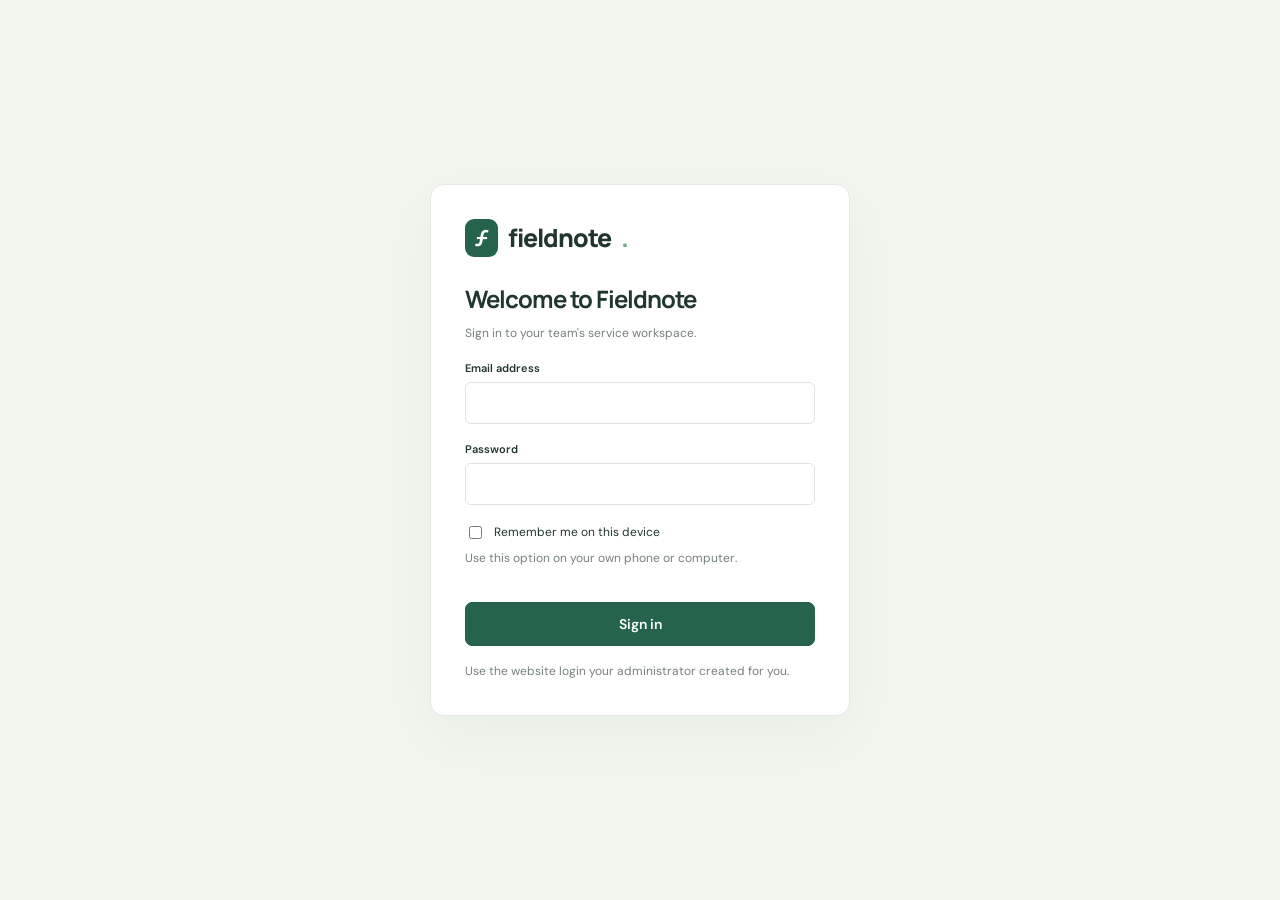
<file: cloudflare/index.html>
<!doctype html><html lang="en"><head><meta charset="utf-8"><meta name="viewport" content="width=device-width,initial-scale=1"><title>Fieldnote · Field service workspace</title><style>
@import url('https://fonts.googleapis.com/css2?family=DM+Sans:wght@400;500;600;700&family=Manrope:wght@400;500;600;700;800&display=swap');
:root{--green:#25634d;--ink:#20362e;--muted:#76817b;--line:#e5e9e5}*{box-sizing:border-box}body{margin:0;background:#f7f8f5;color:var(--ink);font:14px 'DM Sans',sans-serif}button,input,select,textarea{font:inherit}button{cursor:pointer}button:focus-visible,a:focus-visible{outline:3px solid #8ac3aa;outline-offset:3px}.shell{display:flex;min-height:100vh}aside{width:238px;background:#fff;border-right:1px solid var(--line);padding:34px 22px;display:flex;flex-direction:column;position:fixed;inset:0 auto 0 0}.brand{font:800 25px Manrope,sans-serif;letter-spacing:-1px;margin-bottom:43px;display:flex;align-items:center;gap:10px}.brand b{background:var(--green);color:white;border-radius:9px;padding:4px 9px;font-size:22px}.label{font-size:10px;letter-spacing:1.5px;color:#9aA39b;font-weight:700;margin:16px 12px}.nav{border:0;background:none;color:#68776f;padding:13px 14px;text-align:left;border-radius:7px;margin:3px 0;display:flex;gap:13px;align-items:center}.nav.active{background:#eaf2ec;color:var(--green);font-weight:700}.bottom{margin-top:auto;background:#f7f8f5;padding:17px;border-radius:10px;font-size:12px;line-height:1.7}.bottom strong{display:block;color:var(--green)}main{margin-left:238px;width:calc(100% - 238px)}header{height:83px;background:#fff;border-bottom:1px solid var(--line);display:flex;justify-content:space-between;align-items:center;padding:0 42px;color:#849088;font-size:12px}.profile{display:flex;gap:10px;align-items:center;color:var(--ink)}.avatar{width:33px;height:33px;border-radius:50%;background:#e8eddf;display:grid;place-items:center;font-weight:700}article{max-width:1450px;margin:auto;padding:39px 42px}.eyebrow{text-transform:uppercase;font-size:10px;letter-spacing:1.8px;font-weight:700;color:var(--green)}.heading{display:flex;justify-content:space-between;align-items:center;margin:8px 0 29px}h1{font:700 30px Manrope,sans-serif;letter-spacing:-1px;margin:0 0 9px}p{color:var(--muted);margin:0;line-height:1.6}.primary,.secondary{padding:12px 18px;border-radius:7px;border:1px solid var(--green);background:var(--green);color:white;font-weight:600;display:inline-flex;gap:9px;align-items:center}.secondary{background:white;color:var(--ink);border-color:var(--line)}.stats{display:grid;grid-template-columns:repeat(4,1fr);gap:18px;margin-bottom:28px}.stat{background:white;border:1px solid var(--line);border-radius:10px;padding:21px}.stat-top{display:flex;justify-content:space-between;color:#748078;font-size:12px}.icon{color:var(--green);background:#edf4ec;border-radius:7px;padding:7px;font-size:16px}.number{font:700 31px Manrope,sans-serif;margin:10px 0 5px}.stat small{font-size:11px;color:#8c968f}.panel{background:white;border:1px solid var(--line);border-radius:10px;overflow:hidden}.panel-head{display:flex;justify-content:space-between;padding:24px 25px;border-bottom:1px solid var(--line);align-items:center}h2{font:700 17px Manrope,sans-serif;margin:0 0 5px}.panel-head p{font-size:12px}.tools{display:flex;gap:10px;padding:20px 25px}.search{flex:1;position:relative}.search input{width:100%;padding:11px 14px;border:1px solid var(--line);border-radius:6px;background:#fafbf9}.tools select{border:1px solid var(--line);border-radius:6px;padding:10px;background:white;color:#64736b}table{border-collapse:collapse;width:100%;text-align:left}th{background:#f8faf7;color:#839087;text-transform:uppercase;letter-spacing:.7px;font-size:9px;padding:14px 24px;font-weight:600}td{padding:19px 24px;border-bottom:1px solid #eef1ed;font-size:12px}td strong{display:block;font-size:13px;margin-bottom:4px}td small{color:#929c95;font-size:11px}.badge{font-size:10px;border-radius:5px;padding:5px 9px;display:inline-block;background:#edf5ed;color:#3d7951;white-space:nowrap}.badge.progress{background:#fdf2dd;color:#a38032}.badge.follow{background:#edf1fb;color:#647aaa}.row{cursor:pointer}.row:hover{background:#fafcf9}.empty{text-align:center;padding:62px 20px}.empty .big{font-size:32px;color:var(--green);margin-bottom:15px}.empty h2{font-size:19px}.empty button{margin-top:20px}.foot{padding:16px 25px;color:#95a096;font-size:11px;display:flex;justify-content:space-between}.note{margin-top:25px;display:flex;gap:13px;align-items:center;padding:19px 23px;background:#edf2e9;border:1px solid #e4ebdd;border-radius:9px}.note b{display:block;font-size:12px;margin-bottom:3px}.note p{font-size:11px}.modal{position:fixed;inset:0;background:#142e2566;z-index:10;display:flex;align-items:center;justify-content:center;padding:20px}.hidden{display:none!important}.dialog{background:#fff;border-radius:14px;width:760px;max-height:92vh;overflow:auto;box-shadow:0 20px 80px #15352833}.dialog-head{padding:24px 29px;display:flex;justify-content:space-between;border-bottom:1px solid var(--line)}.close{background:none;border:0;font-size:24px;color:#78847a}.form{padding:24px 29px}.grid{display:grid;grid-template-columns:1fr 1fr;gap:18px}.field{display:flex;flex-direction:column;gap:7px}.field label{font-size:11px;font-weight:600}.field input,.field select,.field textarea{padding:11px;border:1px solid #dce4dd;border-radius:6px;background:#fff;width:100%}.full{grid-column:1/-1}.section{margin:23px 0 14px;font-size:10px;color:#7c8a80;letter-spacing:1.3px;text-transform:uppercase}.upload{display:block;border:1px dashed #bdcfbf;background:#f6f9f3;border-radius:7px;text-align:center;padding:24px;color:var(--green);cursor:pointer}.upload small{display:block;font-size:10px;color:#91a08f;margin-top:5px}.photos{display:flex;flex-wrap:wrap;gap:10px;margin-top:12px}.photo{position:relative}.photo img{width:100px;height:85px;object-fit:cover;border-radius:6px}.photo button{position:absolute;top:0;right:0;border:0;background:white;border-radius:50%;width:21px;height:21px}.actions{display:flex;justify-content:flex-end;gap:10px;margin-top:25px}.error{color:#ad423c;margin-top:12px;font-size:12px}.detail{white-space:pre-wrap;line-height:1.7}.detail label{display:block;color:#839187;font-size:10px;text-transform:uppercase;letter-spacing:1px;margin-bottom:5px}.toast{position:fixed;bottom:25px;right:25px;padding:16px 24px;background:var(--green);color:white;border-radius:8px;z-index:20}.mobile-brand{display:none}@media(max-width:1050px){aside{width:190px}main{margin-left:190px;width:calc(100% - 190px)}article{padding:28px 24px}header{padding:0 24px}.stats{gap:10px}.table-wrap{overflow:auto}th,td{padding:16px}.heading{gap:15px}h1{font-size:26px}}@media(max-width:720px){aside{position:static;width:auto;padding:15px;flex-direction:row;gap:4px;align-items:center;border-bottom:1px solid var(--line);border-right:0}.brand{margin:0 12px 0 0;font-size:19px}.brand b{font-size:16px}.nav{padding:9px;font-size:11px}.nav span,.label,.bottom{display:none}.shell{display:block}main{margin:0;width:100%}header{height:54px}article{padding:24px 16px}.stats{grid-template-columns:1fr 1fr}.heading{align-items:flex-start}h1{font-size:23px}.heading p{font-size:12px}.primary{padding:11px;font-size:11px;white-space:nowrap}.tools{padding:15px;flex-wrap:wrap}.search{flex-basis:100%}.grid{grid-template-columns:1fr}.full{grid-column:auto}.dialog-head,.form{padding:20px}.panel-head{padding:20px}.note{padding:15px}}
.auth-screen{min-height:100vh;display:grid;place-items:center;padding:24px;background:#f1f5ed}.auth-card{background:white;width:100%;max-width:420px;border:1px solid var(--line);padding:34px;border-radius:14px;box-shadow:0 20px 60px #20362e08}.auth-card .brand{margin-bottom:25px}.auth-card h1{font-size:24px}.auth-card .field{margin-top:18px}.auth-card .primary{width:100%;justify-content:center;margin-top:22px}.auth-card p{font-size:12px}.profile button{padding:7px 10px;font-size:11px}@media print{body>*{display:none!important}#modal{display:block!important;position:static;background:white;padding:0}#modal .dialog{max-height:none;width:100%;box-shadow:none}#modal .actions,#modal .close{display:none}}
.customer-tabs{display:flex;gap:7px;flex-wrap:wrap;padding:16px 25px 0}.customer-tabs button{padding:9px 13px;border-radius:6px;border:1px solid var(--line);background:white;color:var(--muted)}.customer-tabs .active{background:#eaf2ec;color:var(--green);border-color:#bdd5c4}.maintenance-summary{display:flex;gap:12px;flex-wrap:wrap;padding:0 25px 18px;color:var(--muted);font-size:12px}.maintenance-summary b{color:var(--green)}.contract-list{padding:20px 25px}.contract-card{border:1px solid var(--line);border-radius:9px;padding:19px;margin-bottom:14px}.contract-card h3{margin:0 0 8px;font-size:15px}.contract-meta{display:flex;gap:12px;flex-wrap:wrap;font-size:12px;color:var(--muted);margin-bottom:12px}.equipment-text{white-space:pre-wrap;font-size:12px;line-height:1.6}.badge.overdue{background:#fcebea;color:#a34a3e}.badge.neutral{background:#f0f2ef;color:#738076}.visit-actions{display:flex;gap:8px;justify-content:flex-end}.visit-actions button{padding:7px 10px;font-size:11px}.contract-actions{display:flex;gap:8px;flex-wrap:wrap;margin-top:14px}.maintenance-tip{font-size:11px;color:var(--muted);line-height:1.6;margin:10px 0}
.pdf-tile{width:110px;min-height:95px;border:1px solid #d4ddd6;border-radius:8px;background:#f4f7f2;display:flex;flex-direction:column;justify-content:center;align-items:center;gap:5px;color:var(--green)}.pdf-tile b{font-size:20px}.pdf-tile small{font-size:11px}.pdf-tile span{font-size:10px}.photo a{text-decoration:none}.next-service{display:flex;align-items:center;justify-content:space-between;gap:14px;margin-top:14px;padding:14px 16px;border:1px solid #bcd8c6;border-radius:8px;background:#eaf5ee;color:#286047}.next-service label{display:block;text-transform:uppercase;font-size:9px;letter-spacing:1px;font-weight:700;margin-bottom:5px}.next-service strong{font:800 21px Manrope,sans-serif}.next-service.overdue{background:#fff0eb;border-color:#eabdb0;color:#a14636}.next-service.due{background:#fff7df;border-color:#e7d28b;color:#82631b}.next-service.inactive{background:#f5f6f3;border-color:#dce2d9;color:#748075}@media(max-width:720px){aside{flex-wrap:wrap}.brand{flex-basis:100%;margin-bottom:6px}.nav span{display:inline}.nav{font-size:10px}.next-service strong{font-size:18px}}
</style></head><body><section id="auth-screen" class="auth-screen"><form id="login-form" class="auth-card"><div class="brand"><b>ƒ</b> fieldnote<span style="color:#79a98a">.</span></div><h1>Welcome to Fieldnote</h1><p>Sign in to your team's service workspace.</p><div class="field"><label for="login-email">Email address</label><input id="login-email" type="email" autocomplete="username" required></div><div class="field"><label for="login-password">Password</label><input id="login-password" type="password" autocomplete="current-password" required></div><label style="display:flex;align-items:center;gap:9px;margin-top:18px;font-size:12px"><input id="remember-device" type="checkbox"> Remember me on this device</label><p style="margin-top:7px">Use this option on your own phone or computer.</p><p id="login-error" class="error" role="alert"></p><button id="login-submit" class="primary">Sign in</button><p style="margin-top:16px">Use the website login your administrator created for you.</p></form></section><div id="workspace" class="shell hidden"><aside><div class="brand"><b>ƒ</b> fieldnote<span style="color:#79a98a">.</span></div><div class="label">WORKSPACE</div><button class="nav active" data-view="reports">▤ <span>Service reports</span></button><button class="nav" data-view="customers" aria-label="Customers">♧ <span>Customers</span></button><button class="nav" data-view="maintenance" aria-label="Maintenance contracts">◷ <span>Maintenance contracts</span></button><div class="bottom"><strong>Every visit. Documented.</strong>Shared service records for your team.<br><span style="color:#9aa797">Field service workspace</span></div></aside><main><header><span>Workspace &nbsp; / &nbsp; <b id="breadcrumb" style="color:#455d4e">Service reports</b></span><div class="profile"><span class="avatar">FS</span><span id="user-name">Service team</span><button id="signout" class="secondary">Sign out</button></div></header><article><div class="eyebrow">YOUR FIELD SERVICE WORKSPACE</div><div class="heading"><div><h1 id="title">Service reports</h1><p id="subtitle">A clear record of every service visit and the work performed.</p></div><button class="primary" id="new">＋ New service report</button></div><div class="stats"><div class="stat"><div class="stat-top">Total reports <span class="icon">▤</span></div><div class="number" id="total">0</div><small>All recorded service visits</small></div><div class="stat"><div class="stat-top">Completed <span class="icon">✓</span></div><div class="number" id="completed">0</div><small>Work successfully finished</small></div><div class="stat"><div class="stat-top">Needs attention <span class="icon">◷</span></div><div class="number" id="attention">0</div><small>In progress or follow-up</small></div><div class="stat"><div class="stat-top">Customers <span class="icon">♧</span></div><div class="number" id="customers">0</div><small>Customers you've serviced</small></div></div><section class="panel"><div class="panel-head"><div><h2 id="list-title">All service reports</h2><p id="list-subtitle">Keep track of the work your team does in the field.</p></div><button class="secondary" id="reload">↻ Reload</button><button class="secondary" id="export">↓ Export CSV</button></div><div class="tools"><div class="search"><input id="search" aria-label="Search reports" placeholder="Search customer, equipment, serial number or technician…"></div><select id="status" aria-label="Filter by status"><option value="">All statuses</option><option>Completed</option><option>In progress</option><option>Follow-up</option></select><select id="type" aria-label="Filter by service type"><option value="">All service types</option><option>Repair</option><option>Maintenance</option><option>Installation</option><option>Deliver</option><option>Others</option></select></div><div id="content"></div><div class="foot"><span id="count">0 reports</span><span>Shared database · service history</span></div></section><div class="note"><span class="icon">↗</span><div><b>Better records start in the field.</b><p>Add photos, equipment details, and replacement parts to give every service visit the full picture.</p></div></div></article></main></div><div id="modal" class="modal hidden"><div class="dialog" role="dialog" aria-modal="true" aria-labelledby="modal-title"><div class="dialog-head"><div><h2 id="modal-title">New service report</h2><p style="font-size:12px">Capture the details while they're fresh.</p></div><button class="close" aria-label="Close dialog">×</button></div><div id="modal-body"></div></div></div><div id="toast" class="toast hidden" role="status"></div>
<script src="config.js"></script><script src="supabase.js"></script><script src="photo-compression.js"></script><script src="maintenance.js"></script><script src="maintenance-ui.js" defer></script><script>
let reports=[],contracts=[],contractsError='',customerMode='contracts',view='reports',photos=[],editing=null,lastFocus;const $=id=>document.getElementById(id);const esc=s=>String(s??'').replace(/[&<>"']/g,c=>({'&':'&amp;','<':'&lt;','>':'&gt;','"':'&quot;',"'":'&#39;'}[c]));const pretty=d=>new Date(d+'T12:00:00').toLocaleDateString(undefined,{day:'numeric',month:'short',year:'numeric'});async function request(url,options){return fieldnote.request(url,options)}async function load(){try{reports=await request('/api/reports');try{contracts=await request('/api/contracts');contractsError=''}catch(error){contracts=[];contractsError=error.message}render()}catch(e){$('content').innerHTML='<div class="empty"><h2>Unable to load records</h2><p>'+esc(e.message)+'</p><button class="secondary" onclick="load()">Try again</button></div>'}}function matches(){let q=$('search').value.toLowerCase();return reports.filter(r=>(!$('status').value||r.status===$('status').value)&&(!$('type').value||r.action===$('type').value)&&[r.customer,r.phone,r.email,r.equipment,r.serial,r.technician,r.location].join(' ').toLowerCase().includes(q))}function badge(s){return '<span class="badge '+(s==='In progress'?'progress':s==='Follow-up'?'follow':'')+'">'+esc(s)+'</span>'}function render(){prepareMaintenanceNavigation();const rows=matches();$('total').textContent=reports.length;$('completed').textContent=reports.filter(r=>r.status==='Completed').length;$('attention').textContent=reports.filter(r=>r.status!=='Completed').length;$('customers').textContent=new Set([...reports,...contracts].map(r=>r.customer.toLowerCase())).size;let title={reports:'Service reports',customers:'Customers',maintenance:'Maintenance contracts'}[view];$('title').textContent=$('breadcrumb').textContent=title;$('subtitle').textContent={reports:'A clear record of every service visit and the work performed.',customers:'Know your customers and see their complete service history.',maintenance:'Track contract periods, covered equipment, and your next service visits.'}[view];$('list-title').textContent='All '+title.toLowerCase();$('list-subtitle').textContent=view==='reports'?'Keep track of the work your team does in the field.':'Select a record to explore its service history.';document.querySelectorAll('.nav').forEach(n=>n.classList.toggle('active',n.dataset.view===view));if(view==='customers'){renderCustomerRecords();return}if(view==='maintenance'){renderCustomerWorkspace();return}if(!rows.length){$('content').innerHTML='<div class="empty"><div class="big">▤</div><h2>'+(reports.length?'No matching reports':'Your service history starts here')+'</h2><p>'+(reports.length?'Try another search or filter.':'Create your first report to track customers, equipment, and photos.')+'</p>'+(!reports.length?'<button class="primary" onclick="openForm()">＋ Create your first report</button>':'')+'</div>';$('count').textContent='0 results';return}let html='';if(view==='reports'){html='<thead><tr><th>Customer / location</th><th>Equipment</th><th>Service</th><th>Technician</th><th>Date</th><th>Status</th></tr></thead><tbody>'+rows.map(r=>'<tr class="row" tabindex="0" data-id="'+esc(r.id)+'"><td><strong>'+esc(r.customer)+'</strong><small>'+esc(r.location||r.phone||r.email||r.contact||'—')+'</small></td><td><strong>'+esc(r.equipment)+'</strong><small>'+esc(r.serial||'No serial number')+'</small></td><td>'+esc(r.action)+(r.photos.length?' <small>· '+r.photos.length+' attachments</small>':'')+'</td><td>'+esc(r.technician)+'</td><td>'+esc(pretty(r.date))+'</td><td>'+badge(r.status)+'</td></tr>').join('')+'</tbody>'}else{let grouped=new Map();rows.forEach(r=>{let key=r.customer.toLowerCase();if(!grouped.has(key))grouped.set(key,[]);grouped.get(key).push(r)});html='<thead><tr><th>Customer</th><th>Contact number</th><th>Email</th><th>Service visits</th><th>Last serviced</th><th>Latest status</th></tr></thead><tbody>'+[...grouped.values()].map(g=>{let r=g[0];let phone=g.find(x=>x.phone)?.phone||'—';let email=g.find(x=>x.email)?.email||'—';return '<tr class="row" tabindex="0" data-group="'+esc(JSON.stringify(g.map(x=>x.id)))+'"><td><strong>'+esc(r.customer)+'</strong><small>'+esc(r.location)+'</small></td><td>'+esc(phone)+'</td><td>'+esc(email)+'</td><td>'+g.length+'</td><td>'+esc(pretty(r.date))+'</td><td>'+badge(r.status)+'</td></tr>'}).join('')+'</tbody>'} $('content').innerHTML='<div class="table-wrap"><table>'+html+'</table></div>';$('count').textContent=rows.length+' service report'+(rows.length===1?'':'s');document.querySelectorAll('.row').forEach(el=>{const action=()=>el.dataset.id?detail(reports.find(r=>r.id===el.dataset.id)):history(JSON.parse(el.dataset.group));el.onclick=action;el.onkeydown=e=>{if(e.key==='Enter')action()}})}
function show(){lastFocus=document.activeElement;$('modal').classList.remove('hidden');document.body.style.overflow='hidden';$('modal').querySelector('.close').focus()}function close(){$('modal').classList.add('hidden');document.body.style.overflow='';lastFocus?.focus()}function notify(t){$('toast').textContent=t;$('toast').classList.remove('hidden');setTimeout(()=>$('toast').classList.add('hidden'),3500)}function field(name,label,value='',required=false,type='text'){return '<div class="field"><label for="f-'+name+'">'+label+(required?' *':'')+'</label><input id="f-'+name+'" name="'+name+'" type="'+type+'" value="'+esc(value)+'" '+(required?'required':'')+'></div>'}function select(name,label,options,value){return '<div class="field"><label for="f-'+name+'">'+label+'</label><select name="'+name+'" id="f-'+name+'">'+[...new Set(value&&!options.includes(value)?[value,...options]:options)].map(o=>'<option '+(o===value?'selected':'')+'>'+o+'</option>').join('')+'</select></div>'}function openForm(r={}){window.maintenanceLink=r.maintenance_contract_id?{maintenance_contract_id:r.maintenance_contract_id,maintenance_due_date:r.maintenance_due_date}:null;editing=r.id||null;photos=[...(r.photos||[])];$('modal-title').textContent=editing?'Edit service report':'New service report';$('modal-body').innerHTML='<form class="form" id="report-form"><div class="eyebrow">Customer & equipment</div><div class="grid" style="margin-top:17px">'+field('customer','Customer name',r.customer,true)+field('phone','Customer contact number',r.phone,false,'tel')+field('email','Customer email',r.email,false,'email')+field('location','Service location',r.location)+field('equipment','Equipment / device',r.equipment,true)+field('serial','Serial / asset number',r.serial)+field('technician','Technician name',r.technician,true)+'</div><div class="section">Service details</div><div class="grid">'+field('date','Service date',r.date||new Date().getFullYear()+'-'+String(new Date().getMonth()+1).padStart(2,'0')+'-'+String(new Date().getDate()).padStart(2,'0'),true,'date')+select('action','Service type',['Repair','Maintenance','Installation','Deliver','Others'],r.action)+select('status','Status',['Completed','In progress','Follow-up'],r.status)+field('parts','Parts repaired / replaced',r.parts)+'<div class="field full"><label for="notes">Work performed & follow-up notes</label><textarea id="notes" name="notes" rows="3">'+esc(r.notes||'')+'</textarea></div></div><div class="section">Photos & PDF attachments</div><label class="upload" for="photo-input">＋ Add photos or PDF files<small>Photos auto-compressed to 1600px · photo inputs up to 30 MB · PDFs up to 10 MB</small></label><input id="photo-input" type="file" accept="image/jpeg,image/png,image/webp,application/pdf,.pdf" multiple class="hidden"><div class="photos" id="photo-list"></div><p class="error" id="form-error" role="alert"></p><div class="actions"><button type="button" class="secondary" onclick="close()">Cancel</button><button class="primary" id="save">Save service report</button></div></form>';renderPhotos();$('photo-input').onchange=upload;$('report-form').onsubmit=save;show();$('f-customer').focus();if(window.maintenanceLink){$('f-action').value='Maintenance';$('f-action').disabled=true;const c=contracts.find(c=>c.id===window.maintenanceLink.maintenance_contract_id);$('report-form').insertAdjacentHTML('afterbegin','<div class="note" style="margin:0 0 20px"><div><b>'+esc(c?.name||'Maintenance visit')+'</b><p>Scheduled for '+esc(pretty(window.maintenanceLink.maintenance_due_date))+'. Record the actual service date below.</p></div></div>')}}function attachmentMarkup(p,i,remove=false){
 const pdf=/\.pdf$/i.test(p)||p.startsWith('data:application/pdf;');
 const src=fieldnote.displayPhoto(p);
 const content=pdf?'<span class="pdf-tile"><b>PDF</b><small>Document '+(i+1)+'</small><span>Open PDF ↗</span></span>':'<img src="'+esc(src)+'" data-photo="'+esc(p)+'" alt="Service photo '+(i+1)+'">';
 return '<div class="photo"><a href="'+esc(src||'#')+'" data-photo-link="'+esc(p)+'" target="_blank" rel="noopener">'+content+'</a>'+(remove?'<button type="button" aria-label="Remove attachment '+(i+1)+'" onclick="photos.splice('+i+',1);renderPhotos()">×</button>':'')+'</div>';
}
function renderPhotos(){$('photo-list').innerHTML=photos.map((p,i)=>attachmentMarkup(p,i,true)).join('');hydratePhotos()}
async function upload(e){$('save').disabled=true;$('form-error').textContent='Uploading attachments…';try{for(const file of e.target.files){$('form-error').textContent='Preparing and uploading attachment…';const prepared=await photoCompression.prepare(file);let result=await request('/api/photos',{method:'POST',headers:{'Content-Type':prepared.type},body:prepared});photos.push(result.url);renderPhotos()}$('form-error').textContent=''}catch(error){$('form-error').textContent=error.message}finally{$('save').disabled=false;e.target.value=''}}async function save(e){e.preventDefault();$('save').disabled=true;let data=Object.fromEntries(new FormData(e.target));data.photos=photos;if(window.maintenanceLink){Object.assign(data,window.maintenanceLink);data.action='Maintenance';}if(editing){data.id=editing;data.contact=reports.find(r=>r.id===editing)?.contact||'';}try{await request('/api/reports',{method:'POST',headers:{'Content-Type':'application/json'},body:JSON.stringify(data)});close();await load();notify('Service report saved')}catch(error){$('form-error').textContent=error.message;$('save').disabled=false}}function detail(r){$('modal-title').textContent=r.customer+' · Service report';$('modal-body').innerHTML='<div class="form"><div class="grid">'+[['Equipment',r.equipment],['Serial / asset number',r.serial],['Technician',r.technician],['Service date',pretty(r.date)],['Customer contact number',r.phone],['Customer email',r.email],...(r.contact?[['Previous contact details',r.contact]]:[]),['Location',r.location],...(r.maintenance_contract_id?[['Maintenance contract',contracts.find(c=>c.id===r.maintenance_contract_id)?.name||'Maintenance contract'],['Scheduled visit',pretty(r.maintenance_due_date)]]:[]),['Service type',r.action],['Status',r.status],['Parts repaired / replaced',r.parts],['Work performed & follow-up',r.notes]].map(([label,value])=>'<div class="detail"><label>'+label+'</label>'+esc(value||'—')+'</div>').join('')+'</div><div class="section">Photos & PDF attachments · '+r.photos.length+'</div><div class="photos">'+r.photos.map((p,i)=>attachmentMarkup(p,i)).join('')+'</div><div class="actions"><button class="secondary" onclick="window.print()">Print report</button><button id="edit" class="primary">Edit report</button></div></div>';$('edit').onclick=()=>openForm(r);show();hydratePhotos()}function history(ids){const rows=reports.filter(r=>ids.includes(r.id));$('modal-title').textContent=rows[0].customer+' · Service history';$('modal-body').innerHTML='<div class="form">'+rows.map(r=>'<button class="secondary" style="display:flex;width:100%;justify-content:space-between;margin-bottom:12px" data-report="'+r.id+'"><span>'+esc(pretty(r.date))+' · '+esc(r.action)+'<br><small>'+esc(r.equipment)+' · '+esc(r.technician)+'</small></span>'+badge(r.status)+'</button>').join('')+'</div>';document.querySelectorAll('[data-report]').forEach(b=>b.onclick=()=>detail(reports.find(r=>r.id===b.dataset.report)));show()}
$('reload').onclick=load;$('new').onclick=()=>openForm();$('search').oninput=render;$('status').onchange=render;$('type').onchange=render;document.querySelectorAll('[data-view]').forEach(b=>b.onclick=()=>{view=b.dataset.view;render()});document.querySelector('.close').onclick=close;$('modal').onclick=e=>{if(e.target===$('modal'))close()};document.addEventListener('keydown',e=>{if($('modal').classList.contains('hidden'))return;if(e.key==='Escape')close();if(e.key==='Tab'){const els=[...$('modal').querySelectorAll('button,input,select,textarea,a[href]')].filter(x=>!x.disabled&&x.offsetParent!==null);if(e.shiftKey&&document.activeElement===els[0]){e.preventDefault();els.at(-1).focus()}else if(!e.shiftKey&&document.activeElement===els.at(-1)){e.preventDefault();els[0].focus()}}});$('export').onclick=()=>{const rows=matches();if(!rows.length)return notify('No reports to export');const keys=['customer','phone','email','location','equipment','serial','technician','date','action','status','parts','notes','maintenance_contract_id','maintenance_due_date'];const cell=v=>'"'+String(v??'').replace(/^[=+@-]/,"'$&").replaceAll('"','""')+'"';const csv=[keys,...rows.map(r=>keys.map(k=>r[k]))].map(row=>row.map(cell).join(',')).join('\r\n');const url=URL.createObjectURL(new Blob([csv],{type:'text/csv;charset=utf-8'}));const a=document.createElement('a');a.href=url;a.download='fieldnote-service-reports.csv';a.click();URL.revokeObjectURL(url)};window.addEventListener('DOMContentLoaded',boot);

async function hydratePhotos(){
 for(const element of document.querySelectorAll('[data-photo],[data-photo-link]')){
  try{const url=await fieldnote.photoUrl(element.dataset.photo||element.dataset.photoLink);if(element.tagName==='IMG')element.src=url;else element.href=url;}
  catch(error){if(element.tagName==='IMG')element.alt='Attachment unavailable';element.title=error.message;}
 }
}
function signedOut(){reports=[];contracts=[];contractsError='';photos=[];editing=null;window.maintenanceLink=null;close();$('workspace').classList.add('hidden');$('auth-screen').classList.remove('hidden');$('login-password').value='';$('login-email').focus()}
async function signedIn(){const user=fieldnote.user;$('user-name').textContent=user.email;$('workspace').classList.remove('hidden');$('auth-screen').classList.add('hidden');$('login-password').value='';await load()}
async function boot(){
 $('login-form').onsubmit=async event=>{event.preventDefault();$('login-submit').disabled=true;$('login-error').textContent='';try{await fieldnote.signIn($('login-email').value.trim(),$('login-password').value,$('remember-device').checked);await signedIn();if(fieldnote.sessionNotice)notify(fieldnote.sessionNotice)}catch(error){$('login-error').textContent=error.message}finally{$('login-submit').disabled=false}};
 $('signout').onclick=async()=>{try{await fieldnote.signOut()}catch{}finally{signedOut()}};
 if(!fieldnote.configured){$('login-error').textContent='Website setup is not complete. The project connection details still need to be added.';$('login-submit').disabled=true;return}
 if(fieldnote.user){try{await fieldnote.member();await signedIn()}catch(error){if([400,401,403].includes(error.status)||!fieldnote.user){await fieldnote.signOut().catch(()=>{});signedOut();}$('login-error').textContent=error.message+' Please try signing in or reload when your connection is available.'}}
}
</script></body></html>
</file>
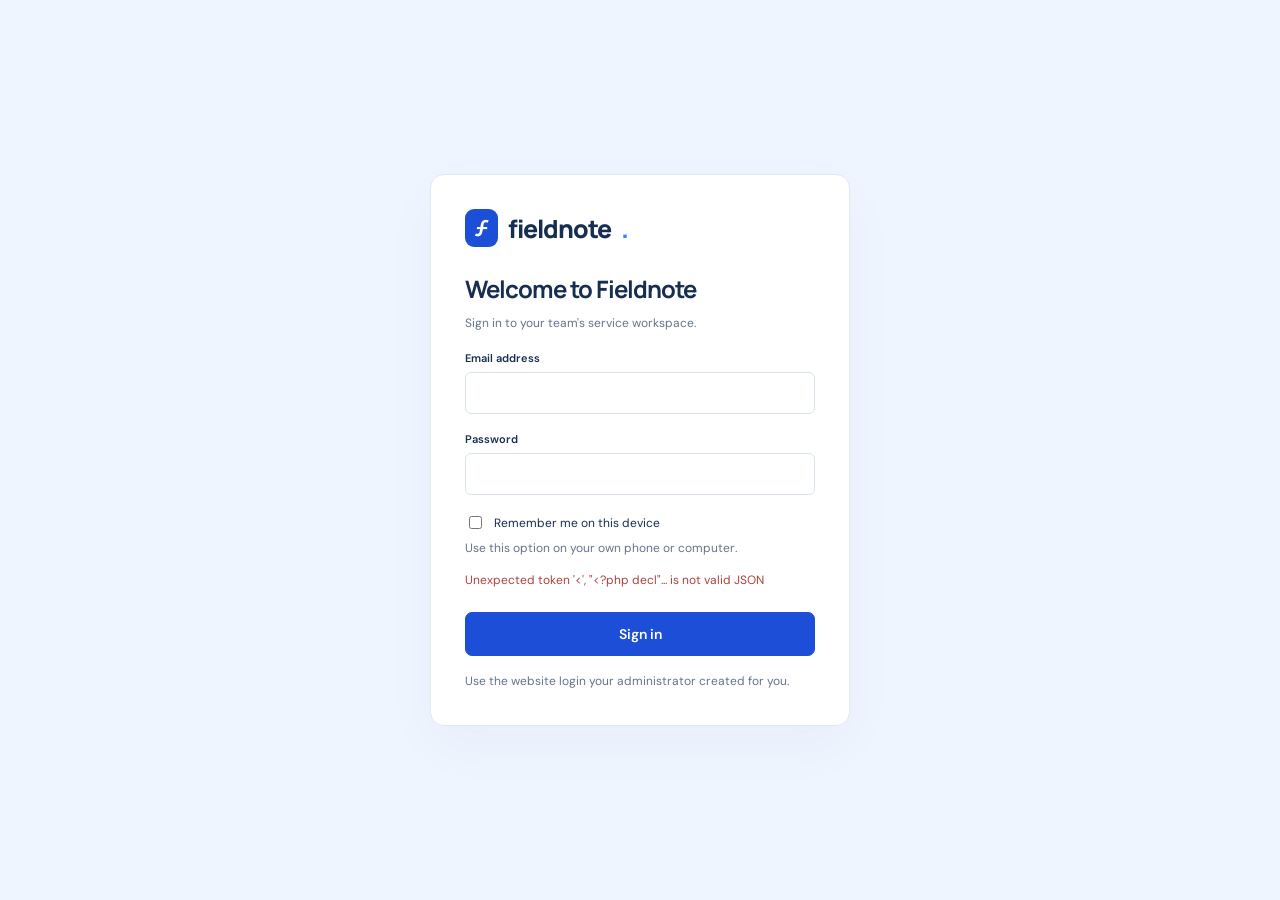
<file: cpanel/public/index.html>
<!doctype html><html lang="en"><head><meta charset="utf-8"><meta name="viewport" content="width=device-width,initial-scale=1"><title>Fieldnote · Field service workspace</title><style>
@import url('https://fonts.googleapis.com/css2?family=DM+Sans:wght@400;500;600;700&family=Manrope:wght@400;500;600;700;800&display=swap');
:root{--blue:#1d4ed8;--ink:#172e50;--muted:#64748b;--line:#e2e8f0}*{box-sizing:border-box}body{margin:0;background:#f5f8fd;color:var(--ink);font:14px 'DM Sans',sans-serif}button,input,select,textarea{font:inherit}button{cursor:pointer}button:focus-visible,a:focus-visible{outline:3px solid #60a5fa;outline-offset:3px}.shell{display:flex;min-height:100vh}aside{width:238px;background:#fff;border-right:1px solid var(--line);padding:34px 22px;display:flex;flex-direction:column;position:fixed;inset:0 auto 0 0}.brand{font:800 25px Manrope,sans-serif;letter-spacing:-1px;margin-bottom:43px;display:flex;align-items:center;gap:10px}.brand b{background:var(--blue);color:white;border-radius:9px;padding:4px 9px;font-size:22px}.label{font-size:10px;letter-spacing:1.5px;color:#64748b;font-weight:700;margin:16px 12px}.nav{border:0;background:none;color:#526580;padding:13px 14px;text-align:left;border-radius:7px;margin:3px 0;display:flex;gap:13px;align-items:center}.nav.active{background:#eaf2ff;color:var(--blue);font-weight:700}.bottom{margin-top:auto;background:#f5f8fd;padding:17px;border-radius:10px;font-size:12px;line-height:1.7}.bottom strong{display:block;color:var(--blue)}main{margin-left:238px;width:calc(100% - 238px)}header{height:83px;background:#fff;border-bottom:1px solid var(--line);display:flex;justify-content:space-between;align-items:center;padding:0 42px;color:#64748b;font-size:12px}.profile{display:flex;gap:10px;align-items:center;color:var(--ink)}.avatar{width:33px;height:33px;border-radius:50%;background:#e2edff;display:grid;place-items:center;font-weight:700}article{max-width:1450px;margin:auto;padding:39px 42px}.eyebrow{text-transform:uppercase;font-size:10px;letter-spacing:1.8px;font-weight:700;color:var(--blue)}.heading{display:flex;justify-content:space-between;align-items:center;margin:8px 0 29px}h1{font:700 30px Manrope,sans-serif;letter-spacing:-1px;margin:0 0 9px}p{color:var(--muted);margin:0;line-height:1.6}.primary,.secondary{padding:12px 18px;border-radius:7px;border:1px solid var(--blue);background:var(--blue);color:white;font-weight:600;display:inline-flex;gap:9px;align-items:center}.secondary{background:white;color:var(--ink);border-color:var(--line)}.stats{display:grid;grid-template-columns:repeat(4,1fr);gap:18px;margin-bottom:28px}.stat{background:white;border:1px solid var(--line);border-radius:10px;padding:21px}.stat-top{display:flex;justify-content:space-between;color:#526580;font-size:12px}.icon{color:var(--blue);background:#eaf2ff;border-radius:7px;padding:7px;font-size:16px}.number{font:700 31px Manrope,sans-serif;margin:10px 0 5px}.stat small{font-size:11px;color:#64748b}.panel{background:white;border:1px solid var(--line);border-radius:10px;overflow:hidden}.panel-head{display:flex;justify-content:space-between;padding:24px 25px;border-bottom:1px solid var(--line);align-items:center}h2{font:700 17px Manrope,sans-serif;margin:0 0 5px}.panel-head p{font-size:12px}.tools{display:flex;gap:10px;padding:20px 25px}.search{flex:1;position:relative}.search input{width:100%;padding:11px 14px;border:1px solid var(--line);border-radius:6px;background:#f8faff}.tools select{border:1px solid var(--line);border-radius:6px;padding:10px;background:white;color:#526580}table{border-collapse:collapse;width:100%;text-align:left}th{background:#f8faff;color:#64748b;text-transform:uppercase;letter-spacing:.7px;font-size:9px;padding:14px 24px;font-weight:600}td{padding:19px 24px;border-bottom:1px solid #edf2f9;font-size:12px}td strong{display:block;font-size:13px;margin-bottom:4px}td small{color:#64748b;font-size:11px}.badge{font-size:10px;border-radius:5px;padding:5px 9px;display:inline-block;background:#edf5ed;color:#3d7951;white-space:nowrap}.badge.progress{background:#fdf2dd;color:#a38032}.badge.follow{background:#edf1fb;color:#647aaa}.row{cursor:pointer}.row:hover{background:#f8faff}.empty{text-align:center;padding:62px 20px}.empty .big{font-size:32px;color:var(--blue);margin-bottom:15px}.empty h2{font-size:19px}.empty button{margin-top:20px}.foot{padding:16px 25px;color:#64748b;font-size:11px;display:flex;justify-content:space-between}.note{margin-top:25px;display:flex;gap:13px;align-items:center;padding:19px 23px;background:#eff6ff;border:1px solid #dbeafe;border-radius:9px}.note b{display:block;font-size:12px;margin-bottom:3px}.note p{font-size:11px}.modal{position:fixed;inset:0;background:#10284c66;z-index:10;display:flex;align-items:center;justify-content:center;padding:20px}.hidden{display:none!important}.dialog{background:#fff;border-radius:14px;width:760px;max-height:92vh;overflow:auto;box-shadow:0 20px 80px #10284c33}.dialog-head{padding:24px 29px;display:flex;justify-content:space-between;border-bottom:1px solid var(--line)}.close{background:none;border:0;font-size:24px;color:#526580}.form{padding:24px 29px}.grid{display:grid;grid-template-columns:1fr 1fr;gap:18px}.field{display:flex;flex-direction:column;gap:7px}.field label{font-size:11px;font-weight:600}.field input,.field select,.field textarea{padding:11px;border:1px solid #d9e3f0;border-radius:6px;background:#fff;width:100%}.full{grid-column:1/-1}.section{margin:23px 0 14px;font-size:10px;color:#64748b;letter-spacing:1.3px;text-transform:uppercase}.upload{display:block;border:1px dashed #aac6f2;background:#f4f8ff;border-radius:7px;text-align:center;padding:24px;color:var(--blue);cursor:pointer}.upload small{display:block;font-size:10px;color:#64748b;margin-top:5px}.photos{display:flex;flex-wrap:wrap;gap:10px;margin-top:12px}.photo{position:relative}.photo img{width:100px;height:85px;object-fit:cover;border-radius:6px}.photo button{position:absolute;top:0;right:0;border:0;background:white;border-radius:50%;width:21px;height:21px}.actions{display:flex;justify-content:flex-end;gap:10px;margin-top:25px}.error{color:#ad423c;margin-top:12px;font-size:12px}.detail{white-space:pre-wrap;line-height:1.7}.detail label{display:block;color:#64748b;font-size:10px;text-transform:uppercase;letter-spacing:1px;margin-bottom:5px}.toast{position:fixed;bottom:25px;right:25px;padding:16px 24px;background:var(--blue);color:white;border-radius:8px;z-index:20}.mobile-brand{display:none}@media(max-width:1050px){aside{width:190px}main{margin-left:190px;width:calc(100% - 190px)}article{padding:28px 24px}header{padding:0 24px}.stats{gap:10px}.table-wrap{overflow:auto}th,td{padding:16px}.heading{gap:15px}h1{font-size:26px}}@media(max-width:720px){aside{position:static;width:auto;padding:15px;flex-direction:row;gap:4px;align-items:center;border-bottom:1px solid var(--line);border-right:0}.brand{margin:0 12px 0 0;font-size:19px}.brand b{font-size:16px}.nav{padding:9px;font-size:11px}.nav span,.label,.bottom{display:none}.shell{display:block}main{margin:0;width:100%}header{height:54px}article{padding:24px 16px}.stats{grid-template-columns:1fr 1fr}.heading{align-items:flex-start}h1{font-size:23px}.heading p{font-size:12px}.primary{padding:11px;font-size:11px;white-space:nowrap}.tools{padding:15px;flex-wrap:wrap}.search{flex-basis:100%}.grid{grid-template-columns:1fr}.full{grid-column:auto}.dialog-head,.form{padding:20px}.panel-head{padding:20px}.note{padding:15px}}
.auth-screen{min-height:100vh;display:grid;place-items:center;padding:24px;background:#eff5ff}.auth-card{background:white;width:100%;max-width:420px;border:1px solid var(--line);padding:34px;border-radius:14px;box-shadow:0 20px 60px #172e5008}.auth-card .brand{margin-bottom:25px}.auth-card h1{font-size:24px}.auth-card .field{margin-top:18px}.auth-card .primary{width:100%;justify-content:center;margin-top:22px}.auth-card p{font-size:12px}.profile button{padding:7px 10px;font-size:11px}@media print{body>*{display:none!important}#modal{display:block!important;position:static;background:white;padding:0}#modal .dialog{max-height:none;width:100%;box-shadow:none}#modal .actions,#modal .close{display:none}}
.customer-tabs{display:flex;gap:7px;flex-wrap:wrap;padding:16px 25px 0}.customer-tabs button{padding:9px 13px;border-radius:6px;border:1px solid var(--line);background:white;color:var(--muted)}.customer-tabs .active{background:#eaf2ff;color:var(--blue);border-color:#b8cef7}.maintenance-summary{display:flex;gap:12px;flex-wrap:wrap;padding:0 25px 18px;color:var(--muted);font-size:12px}.maintenance-summary b{color:var(--blue)}.contract-list{padding:20px 25px}.contract-card{border:1px solid var(--line);border-radius:9px;padding:19px;margin-bottom:14px}.contract-card h3{margin:0 0 8px;font-size:15px}.contract-meta{display:flex;gap:12px;flex-wrap:wrap;font-size:12px;color:var(--muted);margin-bottom:12px}.equipment-text{white-space:pre-wrap;font-size:12px;line-height:1.6}.badge.overdue{background:#fcebea;color:#a34a3e}.badge.neutral{background:#f0f2ef;color:#738076}.visit-actions{display:flex;gap:8px;justify-content:flex-end}.visit-actions button{padding:7px 10px;font-size:11px}.contract-actions{display:flex;gap:8px;flex-wrap:wrap;margin-top:14px}.maintenance-tip{font-size:11px;color:var(--muted);line-height:1.6;margin:10px 0}
.pdf-tile{width:110px;min-height:95px;border:1px solid #ccd9ec;border-radius:8px;background:#f4f8ff;display:flex;flex-direction:column;justify-content:center;align-items:center;gap:5px;color:var(--blue)}.pdf-tile b{font-size:20px}.pdf-tile small{font-size:11px}.pdf-tile span{font-size:10px}.photo a{text-decoration:none}.next-service{display:flex;align-items:center;justify-content:space-between;gap:14px;margin-top:14px;padding:14px 16px;border:1px solid #b8cef7;border-radius:8px;background:#eff6ff;color:#1d4ed8}.next-service label{display:block;text-transform:uppercase;font-size:9px;letter-spacing:1px;font-weight:700;margin-bottom:5px}.next-service strong{font:800 21px Manrope,sans-serif}.next-service.overdue{background:#fff0eb;border-color:#eabdb0;color:#a14636}.next-service.due{background:#fff7df;border-color:#e7d28b;color:#82631b}.next-service.inactive{background:#f5f6f3;border-color:#dce2d9;color:#748075}@media(max-width:720px){aside{flex-wrap:wrap}.brand{flex-basis:100%;margin-bottom:6px}.nav span{display:inline}.nav{font-size:10px}.next-service strong{font-size:18px}}
</style><link rel="stylesheet" href="responsive.css?v=20261013-customer-suggestions"></head><body><section id="auth-screen" class="auth-screen"><form id="login-form" class="auth-card"><div class="brand"><b>ƒ</b> fieldnote<span style="color:#3b82f6">.</span></div><h1>Welcome to Fieldnote</h1><p>Sign in to your team's service workspace.</p><div class="field"><label for="login-email">Email address</label><input id="login-email" type="email" autocomplete="username" required></div><div class="field"><label for="login-password">Password</label><input id="login-password" type="password" autocomplete="current-password" required></div><label style="display:flex;align-items:center;gap:9px;margin-top:18px;font-size:12px"><input id="remember-device" type="checkbox"> Remember me on this device</label><p style="margin-top:7px">Use this option on your own phone or computer.</p><p id="login-error" class="error" role="alert"></p><button id="login-submit" class="primary">Sign in</button><p style="margin-top:16px">Use the website login your administrator created for you.</p></form></section><div id="workspace" class="shell hidden"><aside><div class="brand"><b>ƒ</b> fieldnote<span style="color:#3b82f6">.</span></div><div class="label">WORKSPACE</div><button class="nav active" data-view="reports">▤ <span>Service reports</span></button><button class="nav" data-view="customers" aria-label="Customers">♧ <span>Customers</span></button><button class="nav" data-view="maintenance" aria-label="Maintenance contracts">◷ <span>Maintenance contracts</span></button><div class="bottom"><strong>Every visit. Documented.</strong>Shared service records for your team.<br><span style="color:#64748b">Field service workspace</span></div></aside><main><header><span>Workspace &nbsp; / &nbsp; <b id="breadcrumb" style="color:#334e73">Service reports</b></span><div class="profile"><span class="avatar">FS</span><span id="user-name">Service team</span><button id="signout" class="secondary">Sign out</button></div></header><article><div class="eyebrow">YOUR FIELD SERVICE WORKSPACE</div><div class="heading"><div><h1 id="title">Service reports</h1><p id="subtitle">A clear record of every service visit and the work performed.</p></div><button class="primary" id="new">＋ New service report</button></div><div class="stats"><div class="stat"><div class="stat-top">Total reports <span class="icon">▤</span></div><div class="number" id="total">0</div><small>All recorded service visits</small></div><div class="stat"><div class="stat-top">Completed <span class="icon">✓</span></div><div class="number" id="completed">0</div><small>Work successfully finished</small></div><div class="stat"><div class="stat-top">Needs attention <span class="icon">◷</span></div><div class="number" id="attention">0</div><small>In progress or follow-up</small></div><div class="stat"><div class="stat-top">Customers <span class="icon">♧</span></div><div class="number" id="customers">0</div><small>Customers you've serviced</small></div></div><section class="panel"><div class="panel-head"><div><h2 id="list-title">All service reports</h2><p id="list-subtitle">Keep track of the work your team does in the field.</p></div><button class="secondary" id="reload">↻ Reload</button><button class="secondary" id="export">↓ Export CSV</button></div><div class="tools"><div class="search"><input id="search" aria-label="Search reports" placeholder="Search customer, equipment, serial number or technician…"></div><select id="status" aria-label="Filter by status"><option value="">All statuses</option><option>Completed</option><option>In progress</option><option>Follow-up</option></select><select id="type" aria-label="Filter by service type"><option value="">All service types</option><option>Repair</option><option>Maintenance</option><option>Installation</option><option>Deliver</option><option>Others</option></select></div><div id="content"></div><div class="foot"><span id="count">0 reports</span><span>Shared database · service history</span></div></section><div class="note"><span class="icon">↗</span><div><b>Better records start in the field.</b><p>Add photos, equipment details, and replacement parts to give every service visit the full picture.</p></div></div></article></main></div><div id="modal" class="modal hidden"><div class="dialog" role="dialog" aria-modal="true" aria-labelledby="modal-title"><div class="dialog-head"><div><h2 id="modal-title">New service report</h2><p style="font-size:12px">Capture the details while they're fresh.</p></div><button class="close" aria-label="Close dialog">×</button></div><div id="modal-body"></div></div></div><div id="toast" class="toast hidden" role="status"></div>
<script src="cpanel-adapter.js?v=20261013-customers"></script><script src="photo-compression.js"></script><script src="maintenance.js"></script><script src="customer-suggestions.js?v=20261013-customers"></script><script src="maintenance-ui.js?v=20261013-customers" defer></script><script src="customers-ui.js?v=20261013-cancel"></script><script>
let reports=[],contracts=[],customerProfiles=[],customersError='',contractsError='',customerMode='contracts',view='reports',photos=[],editing=null,lastFocus;const $=id=>document.getElementById(id);const esc=s=>String(s??'').replace(/[&<>"']/g,c=>({'&':'&amp;','<':'&lt;','>':'&gt;','"':'&quot;',"'":'&#39;'}[c]));const pretty=d=>new Date(d+'T12:00:00').toLocaleDateString(undefined,{day:'numeric',month:'short',year:'numeric'});async function request(url,options){return fieldnote.request(url,options)}async function load(){try{reports=await request('/api/reports');try{contracts=await request('/api/contracts');contractsError=''}catch(error){contracts=[];contractsError=error.message}try{customerProfiles=await request('/api/customers');customersError=''}catch(error){customerProfiles=[];customersError=error.message}render()}catch(e){$('content').innerHTML='<div class="empty"><h2>Unable to load records</h2><p>'+esc(e.message)+'</p><button class="secondary" onclick="load()">Try again</button></div>'}}function matches(){let q=$('search').value.toLowerCase();return reports.filter(r=>(!$('status').value||r.status===$('status').value)&&(!$('type').value||r.action===$('type').value)&&[r.customer,r.phone,r.email,r.equipment,r.serial,r.technician,r.location].join(' ').toLowerCase().includes(q))}function badge(s){return '<span class="badge '+(s==='In progress'?'progress':s==='Follow-up'?'follow':'')+'">'+esc(s)+'</span>'}function render(){prepareMaintenanceNavigation();const rows=matches();$('total').textContent=reports.length;$('completed').textContent=reports.filter(r=>r.status==='Completed').length;$('attention').textContent=reports.filter(r=>r.status!=='Completed').length;$('customers').textContent=allCustomerGroups().length;let title={reports:'Service reports',customers:'Customers',maintenance:'Maintenance contracts'}[view];$('title').textContent=$('breadcrumb').textContent=title;$('subtitle').textContent={reports:'A clear record of every service visit and the work performed.',customers:'Know your customers and see their complete service history.',maintenance:'Track contract periods, covered equipment, and your next service visits.'}[view];$('list-title').textContent='All '+title.toLowerCase();$('list-subtitle').textContent=view==='reports'?'Keep track of the work your team does in the field.':'Select a record to explore its service history.';document.querySelectorAll('.nav').forEach(n=>n.classList.toggle('active',n.dataset.view===view));if(view==='customers'){renderCustomerRecords();return}if(view==='maintenance'){renderCustomerWorkspace();return}if(!rows.length){$('content').innerHTML='<div class="empty"><div class="big">▤</div><h2>'+(reports.length?'No matching reports':'Your service history starts here')+'</h2><p>'+(reports.length?'Try another search or filter.':'Create your first report to track customers, equipment, and photos.')+'</p>'+(!reports.length?'<button class="primary" onclick="openForm()">＋ Create your first report</button>':'')+'</div>';$('count').textContent='0 results';return}let html='';if(view==='reports'){html='<thead><tr><th>Customer / location</th><th>Equipment</th><th>Service</th><th>Technician</th><th>Date</th><th>Status</th></tr></thead><tbody>'+rows.map(r=>'<tr class="row" tabindex="0" data-id="'+esc(r.id)+'"><td><strong>'+esc(r.customer)+'</strong><small>'+esc(r.location||r.phone||r.email||r.contact||'—')+'</small></td><td><strong>'+esc(r.equipment)+'</strong><small>'+esc(r.serial||'No serial number')+'</small></td><td>'+esc(r.action)+(r.photos.length?' <small>· '+r.photos.length+' attachments</small>':'')+'</td><td>'+esc(r.technician)+'</td><td>'+esc(pretty(r.date))+'</td><td>'+badge(r.status)+'</td></tr>').join('')+'</tbody>'}else{let grouped=new Map();rows.forEach(r=>{let key=r.customer.toLowerCase();if(!grouped.has(key))grouped.set(key,[]);grouped.get(key).push(r)});html='<thead><tr><th>Customer</th><th>Contact number</th><th>Email</th><th>Service visits</th><th>Last serviced</th><th>Latest status</th></tr></thead><tbody>'+[...grouped.values()].map(g=>{let r=g[0];let phone=g.find(x=>x.phone)?.phone||'—';let email=g.find(x=>x.email)?.email||'—';return '<tr class="row" tabindex="0" data-group="'+esc(JSON.stringify(g.map(x=>x.id)))+'"><td><strong>'+esc(r.customer)+'</strong><small>'+esc(r.location)+'</small></td><td>'+esc(phone)+'</td><td>'+esc(email)+'</td><td>'+g.length+'</td><td>'+esc(pretty(r.date))+'</td><td>'+badge(r.status)+'</td></tr>'}).join('')+'</tbody>'} $('content').innerHTML='<div class="table-wrap"><table>'+html+'</table></div>';$('count').textContent=rows.length+' service report'+(rows.length===1?'':'s');document.querySelectorAll('.row').forEach(el=>{const action=()=>el.dataset.id?detail(reports.find(r=>r.id===el.dataset.id)):history(JSON.parse(el.dataset.group));el.onclick=action;el.onkeydown=e=>{if(e.key==='Enter')action()}})}
function show(){$('modal-body').querySelectorAll('button[onclick="close()"]').forEach(button=>{button.onclick=close});if(!$('customer-form'))customerSuggestions.attach($('f-customer'),allCustomerGroups().map(group=>group.customer));lastFocus=document.activeElement;$('modal').classList.remove('hidden');document.body.style.overflow='hidden';$('modal').querySelector('.close').focus()}function close(){$('modal').classList.add('hidden');document.body.style.overflow='';lastFocus?.focus()}function notify(t){$('toast').textContent=t;$('toast').classList.remove('hidden');setTimeout(()=>$('toast').classList.add('hidden'),3500)}function field(name,label,value='',required=false,type='text'){return '<div class="field"><label for="f-'+name+'">'+label+(required?' *':'')+'</label><input id="f-'+name+'" name="'+name+'" type="'+type+'" value="'+esc(value)+'" '+(required?'required':'')+'></div>'}function select(name,label,options,value){return '<div class="field"><label for="f-'+name+'">'+label+'</label><select name="'+name+'" id="f-'+name+'">'+[...new Set(value&&!options.includes(value)?[value,...options]:options)].map(o=>'<option '+(o===value?'selected':'')+'>'+o+'</option>').join('')+'</select></div>'}function openForm(r={}){window.maintenanceLink=r.maintenance_contract_id?{maintenance_contract_id:r.maintenance_contract_id,maintenance_due_date:r.maintenance_due_date}:null;editing=r.id||null;photos=[...(r.photos||[])];$('modal-title').textContent=editing?'Edit service report':'New service report';$('modal-body').innerHTML='<form class="form" id="report-form"><div class="eyebrow">Customer & equipment</div><div class="grid" style="margin-top:17px">'+field('customer','Customer name',r.customer,true)+field('phone','Customer contact number',r.phone,false,'tel')+field('email','Customer email',r.email,false,'email')+field('location','Service location',r.location)+field('equipment','Equipment / device',r.equipment,true)+field('serial','Serial / asset number',r.serial)+field('technician','Technician name',r.technician,true)+'</div><div class="section">Service details</div><div class="grid">'+field('date','Service date',r.date||new Date().getFullYear()+'-'+String(new Date().getMonth()+1).padStart(2,'0')+'-'+String(new Date().getDate()).padStart(2,'0'),true,'date')+select('action','Service type',['Repair','Maintenance','Installation','Deliver','Others'],r.action)+select('status','Status',['Completed','In progress','Follow-up'],r.status)+field('parts','Parts repaired / replaced',r.parts)+'<div class="field full"><label for="notes">Work performed & follow-up notes</label><textarea id="notes" name="notes" rows="3">'+esc(r.notes||'')+'</textarea></div></div><div class="section">Photos & PDF attachments</div><label class="upload" for="photo-input">＋ Add photos or PDF files<small>Photos auto-compressed to 1600px · photo inputs up to 30 MB · PDFs up to 10 MB</small></label><input id="photo-input" type="file" accept="image/jpeg,image/png,image/webp,application/pdf,.pdf" multiple class="hidden"><div class="photos" id="photo-list"></div><p class="error" id="form-error" role="alert"></p><div class="actions"><button type="button" class="secondary" onclick="close()">Cancel</button><button class="primary" id="save">Save service report</button></div></form>';renderPhotos();$('photo-input').onchange=upload;$('report-form').onsubmit=save;show();$('f-customer').focus();if(window.maintenanceLink){$('f-action').value='Maintenance';$('f-action').disabled=true;const c=contracts.find(c=>c.id===window.maintenanceLink.maintenance_contract_id);$('report-form').insertAdjacentHTML('afterbegin','<div class="note" style="margin:0 0 20px"><div><b>'+esc(c?.name||'Maintenance visit')+'</b><p>Scheduled for '+esc(pretty(window.maintenanceLink.maintenance_due_date))+'. Record the actual service date below.</p></div></div>')}}function attachmentMarkup(p,i,remove=false){
 const pdf=/\.pdf$/i.test(p)||p.startsWith('data:application/pdf;');
 const src=fieldnote.displayPhoto(p);
 const content=pdf?'<span class="pdf-tile"><b>PDF</b><small>Document '+(i+1)+'</small><span>Open PDF ↗</span></span>':'<img src="'+esc(src)+'" data-photo="'+esc(p)+'" alt="Service photo '+(i+1)+'">';
 return '<div class="photo"><a href="'+esc(src||'#')+'" data-photo-link="'+esc(p)+'" target="_blank" rel="noopener">'+content+'</a>'+(remove?'<button type="button" aria-label="Remove attachment '+(i+1)+'" onclick="photos.splice('+i+',1);renderPhotos()">×</button>':'')+'</div>';
}
function renderPhotos(){$('photo-list').innerHTML=photos.map((p,i)=>attachmentMarkup(p,i,true)).join('');hydratePhotos()}
async function upload(e){$('save').disabled=true;$('form-error').textContent='Uploading attachments…';try{for(const file of e.target.files){$('form-error').textContent='Preparing and uploading attachment…';const prepared=await photoCompression.prepare(file);let result=await request('/api/photos',{method:'POST',headers:{'Content-Type':prepared.type},body:prepared});photos.push(result.url);renderPhotos()}$('form-error').textContent=''}catch(error){$('form-error').textContent=error.message}finally{$('save').disabled=false;e.target.value=''}}async function save(e){e.preventDefault();$('save').disabled=true;let data=Object.fromEntries(new FormData(e.target));data.photos=photos;if(window.maintenanceLink){Object.assign(data,window.maintenanceLink);data.action='Maintenance';}if(editing){data.id=editing;data.contact=reports.find(r=>r.id===editing)?.contact||'';}try{await request('/api/reports',{method:'POST',headers:{'Content-Type':'application/json'},body:JSON.stringify(data)});close();await load();notify('Service report saved')}catch(error){$('form-error').textContent=error.message;$('save').disabled=false}}function detail(r){$('modal-title').textContent=r.customer+' · Service report';$('modal-body').innerHTML='<div class="form"><div class="grid">'+[['Equipment',r.equipment],['Serial / asset number',r.serial],['Technician',r.technician],['Service date',pretty(r.date)],['Customer contact number',r.phone],['Customer email',r.email],...(r.contact?[['Previous contact details',r.contact]]:[]),['Location',r.location],...(r.maintenance_contract_id?[['Maintenance contract',contracts.find(c=>c.id===r.maintenance_contract_id)?.name||'Maintenance contract'],['Scheduled visit',pretty(r.maintenance_due_date)]]:[]),['Service type',r.action],['Status',r.status],['Parts repaired / replaced',r.parts],['Work performed & follow-up',r.notes]].map(([label,value])=>'<div class="detail"><label>'+label+'</label>'+esc(value||'—')+'</div>').join('')+'</div><div class="section">Photos & PDF attachments · '+r.photos.length+'</div><div class="photos">'+r.photos.map((p,i)=>attachmentMarkup(p,i)).join('')+'</div><div class="actions"><button class="secondary" onclick="window.print()">Print report</button><button id="edit" class="primary">Edit report</button></div></div>';$('edit').onclick=()=>openForm(r);show();hydratePhotos()}function history(ids){const rows=reports.filter(r=>ids.includes(r.id));$('modal-title').textContent=rows[0].customer+' · Service history';$('modal-body').innerHTML='<div class="form">'+rows.map(r=>'<button class="secondary" style="display:flex;width:100%;justify-content:space-between;margin-bottom:12px" data-report="'+r.id+'"><span>'+esc(pretty(r.date))+' · '+esc(r.action)+'<br><small>'+esc(r.equipment)+' · '+esc(r.technician)+'</small></span>'+badge(r.status)+'</button>').join('')+'</div>';document.querySelectorAll('[data-report]').forEach(b=>b.onclick=()=>detail(reports.find(r=>r.id===b.dataset.report)));show()}
$('reload').onclick=load;$('new').onclick=()=>openForm();$('search').oninput=render;$('status').onchange=render;$('type').onchange=render;document.querySelectorAll('[data-view]').forEach(b=>b.onclick=()=>{view=b.dataset.view;render()});document.querySelector('.close').onclick=close;$('modal').onclick=e=>{if(e.target===$('modal'))close()};document.addEventListener('keydown',e=>{if($('modal').classList.contains('hidden'))return;if(e.key==='Escape')close();if(e.key==='Tab'){const els=[...$('modal').querySelectorAll('button,input,select,textarea,a[href]')].filter(x=>!x.disabled&&x.offsetParent!==null);if(e.shiftKey&&document.activeElement===els[0]){e.preventDefault();els.at(-1).focus()}else if(!e.shiftKey&&document.activeElement===els.at(-1)){e.preventDefault();els[0].focus()}}});$('export').onclick=()=>{const rows=matches();if(!rows.length)return notify('No reports to export');const keys=['customer','phone','email','location','equipment','serial','technician','date','action','status','parts','notes','maintenance_contract_id','maintenance_due_date'];const cell=v=>'"'+String(v??'').replace(/^[=+@-]/,"'$&").replaceAll('"','""')+'"';const csv=[keys,...rows.map(r=>keys.map(k=>r[k]))].map(row=>row.map(cell).join(',')).join('\r\n');const url=URL.createObjectURL(new Blob([csv],{type:'text/csv;charset=utf-8'}));const a=document.createElement('a');a.href=url;a.download='fieldnote-service-reports.csv';a.click();URL.revokeObjectURL(url)};window.addEventListener('DOMContentLoaded',boot);

async function hydratePhotos(){
 for(const element of document.querySelectorAll('[data-photo],[data-photo-link]')){
  try{const url=await fieldnote.photoUrl(element.dataset.photo||element.dataset.photoLink);if(element.tagName==='IMG')element.src=url;else element.href=url;}
  catch(error){if(element.tagName==='IMG')element.alt='Attachment unavailable';element.title=error.message;}
 }
}
function signedOut(){reports=[];contracts=[];customerProfiles=[];customersError='';contractsError='';photos=[];editing=null;window.maintenanceLink=null;close();$('workspace').classList.add('hidden');$('auth-screen').classList.remove('hidden');$('login-password').value='';$('login-email').focus()}
async function signedIn(){const user=fieldnote.user;$('user-name').textContent=user.email;$('workspace').classList.remove('hidden');$('auth-screen').classList.add('hidden');$('login-password').value='';await load()}
async function boot(){
 $('login-form').onsubmit=async event=>{event.preventDefault();$('login-submit').disabled=true;$('login-error').textContent='';try{await fieldnote.signIn($('login-email').value.trim(),$('login-password').value,$('remember-device').checked);await signedIn();if(fieldnote.sessionNotice)notify(fieldnote.sessionNotice)}catch(error){$('login-error').textContent=error.message}finally{$('login-submit').disabled=false}};
 $('signout').onclick=async()=>{try{await fieldnote.signOut()}catch{}finally{signedOut()}};
 if(!fieldnote.configured){$('login-error').textContent='Website setup is not complete. The project connection details still need to be added.';$('login-submit').disabled=true;return}
 try{await fieldnote.member();await signedIn()}catch(error){if(error.status!==401)$('login-error').textContent=error.message;}
}
</script></body></html>
</file>
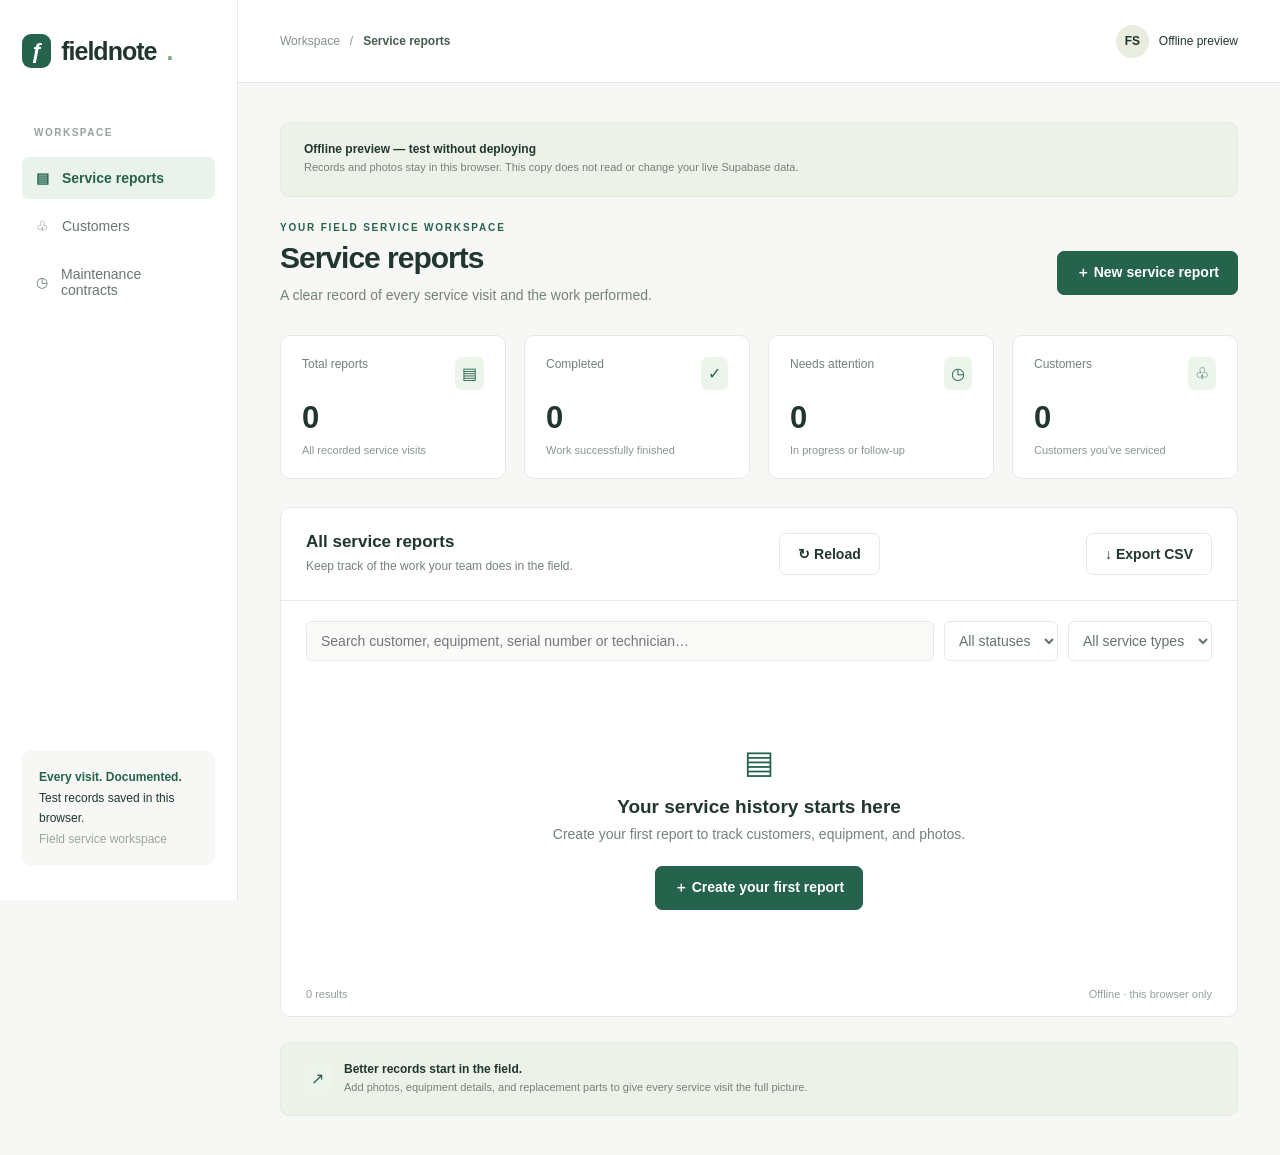
<file: fieldnote-maintenance-offline.html>
<!doctype html><html lang="en"><head><meta charset="utf-8"><meta name="viewport" content="width=device-width,initial-scale=1"><title>Fieldnote · Offline maintenance preview</title><style>

:root{--green:#25634d;--ink:#20362e;--muted:#76817b;--line:#e5e9e5}*{box-sizing:border-box}body{margin:0;background:#f7f8f5;color:var(--ink);font:14px 'DM Sans',sans-serif}button,input,select,textarea{font:inherit}button{cursor:pointer}button:focus-visible,a:focus-visible{outline:3px solid #8ac3aa;outline-offset:3px}.shell{display:flex;min-height:100vh}aside{width:238px;background:#fff;border-right:1px solid var(--line);padding:34px 22px;display:flex;flex-direction:column;position:fixed;inset:0 auto 0 0}.brand{font:800 25px Manrope,sans-serif;letter-spacing:-1px;margin-bottom:43px;display:flex;align-items:center;gap:10px}.brand b{background:var(--green);color:white;border-radius:9px;padding:4px 9px;font-size:22px}.label{font-size:10px;letter-spacing:1.5px;color:#9aA39b;font-weight:700;margin:16px 12px}.nav{border:0;background:none;color:#68776f;padding:13px 14px;text-align:left;border-radius:7px;margin:3px 0;display:flex;gap:13px;align-items:center}.nav.active{background:#eaf2ec;color:var(--green);font-weight:700}.bottom{margin-top:auto;background:#f7f8f5;padding:17px;border-radius:10px;font-size:12px;line-height:1.7}.bottom strong{display:block;color:var(--green)}main{margin-left:238px;width:calc(100% - 238px)}header{height:83px;background:#fff;border-bottom:1px solid var(--line);display:flex;justify-content:space-between;align-items:center;padding:0 42px;color:#849088;font-size:12px}.profile{display:flex;gap:10px;align-items:center;color:var(--ink)}.avatar{width:33px;height:33px;border-radius:50%;background:#e8eddf;display:grid;place-items:center;font-weight:700}article{max-width:1450px;margin:auto;padding:39px 42px}.eyebrow{text-transform:uppercase;font-size:10px;letter-spacing:1.8px;font-weight:700;color:var(--green)}.heading{display:flex;justify-content:space-between;align-items:center;margin:8px 0 29px}h1{font:700 30px Manrope,sans-serif;letter-spacing:-1px;margin:0 0 9px}p{color:var(--muted);margin:0;line-height:1.6}.primary,.secondary{padding:12px 18px;border-radius:7px;border:1px solid var(--green);background:var(--green);color:white;font-weight:600;display:inline-flex;gap:9px;align-items:center}.secondary{background:white;color:var(--ink);border-color:var(--line)}.stats{display:grid;grid-template-columns:repeat(4,1fr);gap:18px;margin-bottom:28px}.stat{background:white;border:1px solid var(--line);border-radius:10px;padding:21px}.stat-top{display:flex;justify-content:space-between;color:#748078;font-size:12px}.icon{color:var(--green);background:#edf4ec;border-radius:7px;padding:7px;font-size:16px}.number{font:700 31px Manrope,sans-serif;margin:10px 0 5px}.stat small{font-size:11px;color:#8c968f}.panel{background:white;border:1px solid var(--line);border-radius:10px;overflow:hidden}.panel-head{display:flex;justify-content:space-between;padding:24px 25px;border-bottom:1px solid var(--line);align-items:center}h2{font:700 17px Manrope,sans-serif;margin:0 0 5px}.panel-head p{font-size:12px}.tools{display:flex;gap:10px;padding:20px 25px}.search{flex:1;position:relative}.search input{width:100%;padding:11px 14px;border:1px solid var(--line);border-radius:6px;background:#fafbf9}.tools select{border:1px solid var(--line);border-radius:6px;padding:10px;background:white;color:#64736b}table{border-collapse:collapse;width:100%;text-align:left}th{background:#f8faf7;color:#839087;text-transform:uppercase;letter-spacing:.7px;font-size:9px;padding:14px 24px;font-weight:600}td{padding:19px 24px;border-bottom:1px solid #eef1ed;font-size:12px}td strong{display:block;font-size:13px;margin-bottom:4px}td small{color:#929c95;font-size:11px}.badge{font-size:10px;border-radius:5px;padding:5px 9px;display:inline-block;background:#edf5ed;color:#3d7951;white-space:nowrap}.badge.progress{background:#fdf2dd;color:#a38032}.badge.follow{background:#edf1fb;color:#647aaa}.row{cursor:pointer}.row:hover{background:#fafcf9}.empty{text-align:center;padding:62px 20px}.empty .big{font-size:32px;color:var(--green);margin-bottom:15px}.empty h2{font-size:19px}.empty button{margin-top:20px}.foot{padding:16px 25px;color:#95a096;font-size:11px;display:flex;justify-content:space-between}.note{margin-top:25px;display:flex;gap:13px;align-items:center;padding:19px 23px;background:#edf2e9;border:1px solid #e4ebdd;border-radius:9px}.note b{display:block;font-size:12px;margin-bottom:3px}.note p{font-size:11px}.modal{position:fixed;inset:0;background:#142e2566;z-index:10;display:flex;align-items:center;justify-content:center;padding:20px}.hidden{display:none!important}.dialog{background:#fff;border-radius:14px;width:760px;max-height:92vh;overflow:auto;box-shadow:0 20px 80px #15352833}.dialog-head{padding:24px 29px;display:flex;justify-content:space-between;border-bottom:1px solid var(--line)}.close{background:none;border:0;font-size:24px;color:#78847a}.form{padding:24px 29px}.grid{display:grid;grid-template-columns:1fr 1fr;gap:18px}.field{display:flex;flex-direction:column;gap:7px}.field label{font-size:11px;font-weight:600}.field input,.field select,.field textarea{padding:11px;border:1px solid #dce4dd;border-radius:6px;background:#fff;width:100%}.full{grid-column:1/-1}.section{margin:23px 0 14px;font-size:10px;color:#7c8a80;letter-spacing:1.3px;text-transform:uppercase}.upload{display:block;border:1px dashed #bdcfbf;background:#f6f9f3;border-radius:7px;text-align:center;padding:24px;color:var(--green);cursor:pointer}.upload small{display:block;font-size:10px;color:#91a08f;margin-top:5px}.photos{display:flex;flex-wrap:wrap;gap:10px;margin-top:12px}.photo{position:relative}.photo img{width:100px;height:85px;object-fit:cover;border-radius:6px}.photo button{position:absolute;top:0;right:0;border:0;background:white;border-radius:50%;width:21px;height:21px}.actions{display:flex;justify-content:flex-end;gap:10px;margin-top:25px}.error{color:#ad423c;margin-top:12px;font-size:12px}.detail{white-space:pre-wrap;line-height:1.7}.detail label{display:block;color:#839187;font-size:10px;text-transform:uppercase;letter-spacing:1px;margin-bottom:5px}.toast{position:fixed;bottom:25px;right:25px;padding:16px 24px;background:var(--green);color:white;border-radius:8px;z-index:20}.mobile-brand{display:none}@media(max-width:1050px){aside{width:190px}main{margin-left:190px;width:calc(100% - 190px)}article{padding:28px 24px}header{padding:0 24px}.stats{gap:10px}.table-wrap{overflow:auto}th,td{padding:16px}.heading{gap:15px}h1{font-size:26px}}@media(max-width:720px){aside{position:static;width:auto;padding:15px;flex-direction:row;gap:4px;align-items:center;border-bottom:1px solid var(--line);border-right:0}.brand{margin:0 12px 0 0;font-size:19px}.brand b{font-size:16px}.nav{padding:9px;font-size:11px}.nav span,.label,.bottom{display:none}.shell{display:block}main{margin:0;width:100%}header{height:54px}article{padding:24px 16px}.stats{grid-template-columns:1fr 1fr}.heading{align-items:flex-start}h1{font-size:23px}.heading p{font-size:12px}.primary{padding:11px;font-size:11px;white-space:nowrap}.tools{padding:15px;flex-wrap:wrap}.search{flex-basis:100%}.grid{grid-template-columns:1fr}.full{grid-column:auto}.dialog-head,.form{padding:20px}.panel-head{padding:20px}.note{padding:15px}}
.auth-screen{min-height:100vh;display:grid;place-items:center;padding:24px;background:#f1f5ed}.auth-card{background:white;width:100%;max-width:420px;border:1px solid var(--line);padding:34px;border-radius:14px;box-shadow:0 20px 60px #20362e08}.auth-card .brand{margin-bottom:25px}.auth-card h1{font-size:24px}.auth-card .field{margin-top:18px}.auth-card .primary{width:100%;justify-content:center;margin-top:22px}.auth-card p{font-size:12px}.profile button{padding:7px 10px;font-size:11px}@media print{body>*{display:none!important}#modal{display:block!important;position:static;background:white;padding:0}#modal .dialog{max-height:none;width:100%;box-shadow:none}#modal .actions,#modal .close{display:none}}
.customer-tabs{display:flex;gap:7px;flex-wrap:wrap;padding:16px 25px 0}.customer-tabs button{padding:9px 13px;border-radius:6px;border:1px solid var(--line);background:white;color:var(--muted)}.customer-tabs .active{background:#eaf2ec;color:var(--green);border-color:#bdd5c4}.maintenance-summary{display:flex;gap:12px;flex-wrap:wrap;padding:0 25px 18px;color:var(--muted);font-size:12px}.maintenance-summary b{color:var(--green)}.contract-list{padding:20px 25px}.contract-card{border:1px solid var(--line);border-radius:9px;padding:19px;margin-bottom:14px}.contract-card h3{margin:0 0 8px;font-size:15px}.contract-meta{display:flex;gap:12px;flex-wrap:wrap;font-size:12px;color:var(--muted);margin-bottom:12px}.equipment-text{white-space:pre-wrap;font-size:12px;line-height:1.6}.badge.overdue{background:#fcebea;color:#a34a3e}.badge.neutral{background:#f0f2ef;color:#738076}.visit-actions{display:flex;gap:8px;justify-content:flex-end}.visit-actions button{padding:7px 10px;font-size:11px}.contract-actions{display:flex;gap:8px;flex-wrap:wrap;margin-top:14px}.maintenance-tip{font-size:11px;color:var(--muted);line-height:1.6;margin:10px 0}
.pdf-tile{width:110px;min-height:95px;border:1px solid #d4ddd6;border-radius:8px;background:#f4f7f2;display:flex;flex-direction:column;justify-content:center;align-items:center;gap:5px;color:var(--green)}.pdf-tile b{font-size:20px}.pdf-tile small{font-size:11px}.pdf-tile span{font-size:10px}.photo a{text-decoration:none}.next-service{display:flex;align-items:center;justify-content:space-between;gap:14px;margin-top:14px;padding:14px 16px;border:1px solid #bcd8c6;border-radius:8px;background:#eaf5ee;color:#286047}.next-service label{display:block;text-transform:uppercase;font-size:9px;letter-spacing:1px;font-weight:700;margin-bottom:5px}.next-service strong{font:800 21px Manrope,sans-serif}.next-service.overdue{background:#fff0eb;border-color:#eabdb0;color:#a14636}.next-service.due{background:#fff7df;border-color:#e7d28b;color:#82631b}.next-service.inactive{background:#f5f6f3;border-color:#dce2d9;color:#748075}@media(max-width:720px){aside{flex-wrap:wrap}.brand{flex-basis:100%;margin-bottom:6px}.nav span{display:inline}.nav{font-size:10px}.next-service strong{font-size:18px}}
</style></head><body><section id="auth-screen" class="auth-screen hidden"><form id="login-form" class="auth-card"><div class="brand"><b>ƒ</b> fieldnote<span style="color:#79a98a">.</span></div><h1>Welcome to Fieldnote</h1><p>Sign in to your team's service workspace.</p><div class="field"><label for="login-email">Email address</label><input id="login-email" type="email" autocomplete="username" required></div><div class="field"><label for="login-password">Password</label><input id="login-password" type="password" autocomplete="current-password" required></div><label style="display:flex;align-items:center;gap:9px;margin-top:18px;font-size:12px"><input id="remember-device" type="checkbox"> Remember me on this device</label><p style="margin-top:7px">Use this option on your own phone or computer.</p><p id="login-error" class="error" role="alert"></p><button id="login-submit" class="primary">Sign in</button><p style="margin-top:16px">Use the website login your administrator created for you.</p></form></section><div id="workspace" class="shell"><aside><div class="brand"><b>ƒ</b> fieldnote<span style="color:#79a98a">.</span></div><div class="label">WORKSPACE</div><button class="nav active" data-view="reports">▤ <span>Service reports</span></button><button class="nav" data-view="customers" aria-label="Customers">♧ <span>Customers</span></button><button class="nav" data-view="maintenance" aria-label="Maintenance contracts">◷ <span>Maintenance contracts</span></button><div class="bottom"><strong>Every visit. Documented.</strong>Test records saved in this browser.<br><span style="color:#9aa797">Field service workspace</span></div></aside><main><header><span>Workspace &nbsp; / &nbsp; <b id="breadcrumb" style="color:#455d4e">Service reports</b></span><div class="profile"><span class="avatar">FS</span><span id="user-name">Offline preview</span></div></header><article><div class="note" style="margin:0 0 25px"><div><b>Offline preview — test without deploying</b><p>Records and photos stay in this browser. This copy does not read or change your live Supabase data.</p></div></div><div class="eyebrow">YOUR FIELD SERVICE WORKSPACE</div><div class="heading"><div><h1 id="title">Service reports</h1><p id="subtitle">A clear record of every service visit and the work performed.</p></div><button class="primary" id="new">＋ New service report</button></div><div class="stats"><div class="stat"><div class="stat-top">Total reports <span class="icon">▤</span></div><div class="number" id="total">0</div><small>All recorded service visits</small></div><div class="stat"><div class="stat-top">Completed <span class="icon">✓</span></div><div class="number" id="completed">0</div><small>Work successfully finished</small></div><div class="stat"><div class="stat-top">Needs attention <span class="icon">◷</span></div><div class="number" id="attention">0</div><small>In progress or follow-up</small></div><div class="stat"><div class="stat-top">Customers <span class="icon">♧</span></div><div class="number" id="customers">0</div><small>Customers you've serviced</small></div></div><section class="panel"><div class="panel-head"><div><h2 id="list-title">All service reports</h2><p id="list-subtitle">Keep track of the work your team does in the field.</p></div><button class="secondary" id="reload">↻ Reload</button><button class="secondary" id="export">↓ Export CSV</button></div><div class="tools"><div class="search"><input id="search" aria-label="Search reports" placeholder="Search customer, equipment, serial number or technician…"></div><select id="status" aria-label="Filter by status"><option value="">All statuses</option><option>Completed</option><option>In progress</option><option>Follow-up</option></select><select id="type" aria-label="Filter by service type"><option value="">All service types</option><option>Repair</option><option>Maintenance</option><option>Installation</option><option>Deliver</option><option>Others</option></select></div><div id="content"></div><div class="foot"><span id="count">0 reports</span><span>Offline · this browser only</span></div></section><div class="note"><span class="icon">↗</span><div><b>Better records start in the field.</b><p>Add photos, equipment details, and replacement parts to give every service visit the full picture.</p></div></div></article></main></div><div id="modal" class="modal hidden"><div class="dialog" role="dialog" aria-modal="true" aria-labelledby="modal-title"><div class="dialog-head"><div><h2 id="modal-title">New service report</h2><p style="font-size:12px">Capture the details while they're fresh.</p></div><button class="close" aria-label="Close dialog">×</button></div><div id="modal-body"></div></div></div><div id="toast" class="toast hidden" role="status"></div>
<script>/* Offline preview only: no requests to Supabase or Cloudflare. */
const fieldnote = (() => {
  let database;const attachmentUrls=new Map();
  function openDatabase(){
    if(!database)database=new Promise((resolve,reject)=>{
      const request=indexedDB.open('fieldnote-maintenance-offline',1);
      request.onupgradeneeded=()=>{for(const name of ['reports','contracts'])request.result.createObjectStore(name,{keyPath:'id'});};
      request.onsuccess=()=>resolve(request.result);
      request.onerror=()=>reject(Error('Browser storage is unavailable. Open this file in Chrome, Edge, Firefox or Safari with storage enabled.'));
    });
    return database;
  }
  function required(record,keys){for(const key of keys)if(!String(record[key]||'').trim())throw Error(key.replaceAll('_',' ')+' is required.');}
  function validDate(value){return /^\d{4}-\d{2}-\d{2}$/.test(value)&&!Number.isNaN(Date.parse(value))&&new Date(value+'T12:00:00Z').toISOString().slice(0,10)===value;}
  async function request(path,options){
    if(path==='/api/photos'){
      const file=options.body;
      const mime=file.type||(/\.pdf$/i.test(file.name||'')?'application/pdf':'');
      if(!['image/jpeg','image/png','image/webp','application/pdf'].includes(mime)||file.size>10*1024*1024)throw Error('Use JPEG, PNG, WebP or PDF files under 10 MB.');
      if(mime==='application/pdf'&&await file.slice(0,5).text()!=='%PDF-')throw Error('This file is not a valid PDF.');
      return new Promise((resolve,reject)=>{const reader=new FileReader();reader.onload=()=>resolve({url:reader.result});reader.onerror=()=>reject(Error('Unable to read photo.'));reader.readAsDataURL(new Blob([file],{type:mime}));});
    }
    const storeName=path==='/api/contracts'?'contracts':path==='/api/reports'?'reports':null;
    if(!storeName)throw Error('Unknown request.');
    const db=await openDatabase();
    if(!options)return new Promise((resolve,reject)=>{
      const tx=db.transaction(storeName,'readonly');let result=[];const query=tx.objectStore(storeName).getAll();query.onsuccess=()=>{result=query.result;};
      tx.oncomplete=()=>resolve(result.sort((a,b)=>storeName==='reports'?b.date.localeCompare(a.date):a.end_date.localeCompare(b.end_date)));
      tx.onerror=()=>reject(Error('Could not load local records.'));
    });
    const record=JSON.parse(options.body);
    return new Promise((resolve,reject)=>{
      const tx=db.transaction(['reports','contracts'],'readwrite');let saved,error,rows,contracts;
      const reportQuery=tx.objectStore('reports').getAll(),contractQuery=tx.objectStore('contracts').getAll();
      reportQuery.onsuccess=()=>{rows=reportQuery.result;validate();};contractQuery.onsuccess=()=>{contracts=contractQuery.result;validate();};
      function validate(){
        if(!rows||!contracts)return;
        try{
          const old=(storeName==='reports'?rows:contracts).find(r=>r.id===record.id);
          saved={...old,...record,id:record.id||crypto.randomUUID()};
          if(storeName==='contracts'){
            required(saved,['name','customer','equipment','start_date','end_date','first_visit']);
            saved.interval_months=Number(saved.interval_months);
            if(![3,4,6,12].includes(saved.interval_months))throw Error('Choose a supported maintenance interval.');
            if(![saved.start_date,saved.end_date,saved.first_visit].every(validDate)||saved.start_date>saved.end_date||saved.first_visit<saved.start_date||saved.first_visit>saved.end_date)throw Error('First visit must fall within a valid contract period.');
            if(!['Active','Paused','Cancelled'].includes(saved.state))throw Error('Invalid contract status.');
            const linked=rows.filter(r=>r.maintenance_contract_id===saved.id);
            if(old&&linked.length&&(saved.first_visit!==old.first_visit||saved.interval_months!==old.interval_months))throw Error('This contract has service reports. Create a new contract to change its schedule.');
            if(linked.some(r=>r.maintenance_due_date<saved.start_date||r.maintenance_due_date>saved.end_date))throw Error('Contract dates must include recorded maintenance visits.');
          }else{
            required(saved,['customer','equipment','technician','date']);
            if(!validDate(saved.date))throw Error('Choose a valid service date.');
            if(!['Repair','Maintenance','Installation','Deliver','Others'].includes(saved.action))throw Error('Invalid service type.');
            if(!['Completed','In progress','Follow-up'].includes(saved.status))throw Error('Invalid report status.');
            if(!Array.isArray(saved.photos)||saved.photos.some(p=>typeof p!=='string'||!/^data:(image\/(jpeg|png|webp)|application\/pdf);base64,/.test(p)))throw Error('Invalid attachment.');
            if(Boolean(saved.maintenance_contract_id)!==Boolean(saved.maintenance_due_date))throw Error('A scheduled visit requires a contract and due date.');
            if(old&&(saved.maintenance_contract_id!==old.maintenance_contract_id||saved.maintenance_due_date!==old.maintenance_due_date))throw Error('Saved reports cannot be reassigned to another visit.');
            if(saved.maintenance_contract_id){
              const c=contracts.find(c=>c.id===saved.maintenance_contract_id);
              if(!c||saved.action!=='Maintenance'||!maintenance.visits(c,[]).some(v=>v.date===saved.maintenance_due_date))throw Error('Report must match a scheduled Maintenance visit.');
              if(rows.some(r=>r.id!==saved.id&&r.maintenance_contract_id===saved.maintenance_contract_id&&r.maintenance_due_date===saved.maintenance_due_date))throw Error('A report already exists for this visit. Reload and open that report.');
            }
          }
          saved.created_at=old?.created_at||new Date().toISOString();
          tx.objectStore(storeName).put(saved);
        }catch(e){error=e;tx.abort();}
      }
      tx.oncomplete=()=>resolve(saved);
      tx.onabort=tx.onerror=()=>reject(error||Error('Could not save. Browser storage may be full.'));
    });
  }
  function displayPhoto(path){
    if(!path.startsWith('data:application/pdf;'))return path;
    if(!attachmentUrls.has(path)){const bytes=Uint8Array.from(atob(path.split(',')[1]),c=>c.charCodeAt(0));attachmentUrls.set(path,URL.createObjectURL(new Blob([bytes],{type:'application/pdf'})));}
    return attachmentUrls.get(path);
  }
  return {configured:true,request,photoUrl:async path=>displayPhoto(path),displayPhoto,user:{email:'Offline preview'}};
})();
</script><script>/* Compress locally before sending an attachment to storage. */
const photoCompression = (() => {
  const MAX_EDGE = 1600;
  const UPLOAD_LIMIT = 10 * 1024 * 1024;
  async function decode(file) {
    if (typeof createImageBitmap === 'function') {
      try { return await createImageBitmap(file, {imageOrientation:'from-image'}); } catch {}
    }
    const url = URL.createObjectURL(file);
    try {
      return await new Promise((resolve, reject) => {
        const image = new Image();
        image.onload = () => resolve(image);
        image.onerror = () => reject(Error('Could not read this photo. Please choose another file.'));
        image.src = url;
      });
    } finally { URL.revokeObjectURL(url); }
  }
  async function prepare(file) {
    const mime = file.type || (/\.pdf$/i.test(file.name || '') ? 'application/pdf' : '');
    if (mime === 'application/pdf') {
      if (file.size > UPLOAD_LIMIT) throw Error('PDF files must be under 10 MB.');
      return file;
    }
    if (!['image/jpeg','image/png','image/webp'].includes(mime)) throw Error('Use JPEG, PNG, WebP or PDF files.');
    if (file.size > 30 * 1024 * 1024) throw Error('Choose a photo under 30 MB before compression.');
    const image = await decode(file);
    const canvas = document.createElement('canvas');
    try {
      const width = image.naturalWidth || image.width, height = image.naturalHeight || image.height;
      if (!width || !height) throw Error('This photo has invalid dimensions.');
      const ratio = Math.min(1, MAX_EDGE / Math.max(width, height));
      canvas.width = Math.max(1, Math.round(width * ratio));
      canvas.height = Math.max(1, Math.round(height * ratio));
      const context = canvas.getContext('2d');
      if (!context) throw Error('Photo compression is unavailable in this browser.');
      context.drawImage(image, 0, 0, canvas.width, canvas.height);
      // WebP retains transparency for PNG/WebP inputs; unsupported browsers return PNG.
      const outputType = mime === 'image/jpeg' ? 'image/jpeg' : 'image/webp';
      const compressed = await new Promise(resolve => canvas.toBlob(resolve, outputType, 0.82));
      if (!compressed) throw Error('Could not compress this photo. Please try another file.');
      const result = compressed.size < file.size ? compressed : file;
      if (result.size > UPLOAD_LIMIT) throw Error('This photo is still over 10 MB after compression. Please choose a smaller photo.');
      return result;
    } finally {
      if (typeof image.close === 'function') image.close();
      canvas.width = canvas.height = 0;
    }
  }
  return {prepare};
})();
</script><script>/* Calendar-month recurrence remains anchored to the chosen first visit. */
const maintenance = (() => {
  const intervals = {3:'Quarterly',4:'Every 4 months',6:'Half-yearly',12:'Yearly'};
  function today(){const d=new Date();return `${d.getFullYear()}-${String(d.getMonth()+1).padStart(2,'0')}-${String(d.getDate()).padStart(2,'0')}`;}
  function addMonths(date, count){
    const [year,month,day]=date.split('-').map(Number);
    const target=new Date(Date.UTC(year,month-1+count,1));
    const max=new Date(Date.UTC(target.getUTCFullYear(),target.getUTCMonth()+1,0)).getUTCDate();
    return `${target.getUTCFullYear()}-${String(target.getUTCMonth()+1).padStart(2,'0')}-${String(Math.min(day,max)).padStart(2,'0')}`;
  }
  function visits(contract, reports, now=today()){
    if(!intervals[contract.interval_months]||!contract.first_visit||contract.end_date<contract.first_visit)return [];
    const linked=new Map(reports.filter(r=>r.maintenance_contract_id===contract.id).map(r=>[r.maintenance_due_date,r]));
    const rows=[];
    for(let n=0;;n++){
      const date=addMonths(contract.first_visit,n*Number(contract.interval_months));
      if(date>contract.end_date)break;
      const report=linked.get(date);
      const state=report?.status==='Completed'?'Completed':contract.state!=='Active'?contract.state:date<now?'Overdue':date===now?'Due today':'Upcoming';
      rows.push({contract,date,report,state});
    }
    return rows;
  }
  function contractState(c,now=today()){return c.state!=='Active'?c.state:c.end_date<now?'Expired':c.start_date>now?'Not started':'Active';}
  return {intervals,today,addMonths,visits,contractState};
})();
</script><script>function prepareMaintenanceNavigation(){
  let tabs=$('customer-tabs');
  if(!tabs){
    const bar=document.createElement('div');bar.id='customer-tabs';bar.className='customer-tabs hidden';
    bar.innerHTML='<button data-mode="contracts">Maintenance contracts</button><button data-mode="visits">Scheduled visits</button><button id="new-contract">＋ New contract</button>';
    document.querySelector('.tools').before(bar);
    bar.querySelectorAll('[data-mode]').forEach(button=>button.onclick=()=>{customerMode=button.dataset.mode;render()});
    $('new-contract').onclick=()=>openContractForm();tabs=bar;
    const filter=document.createElement('select');filter.id='visit-filter';filter.setAttribute('aria-label','Filter maintenance visits');
    filter.innerHTML=['Outstanding','All visits','Overdue','Due today','Upcoming','Completed','Paused','Cancelled'].map(v=>'<option>'+v+'</option>').join('');
    filter.className='hidden';filter.onchange=render;document.querySelector('.tools').append(filter);
  }
  tabs.classList.toggle('hidden',view!=='maintenance');
  tabs.querySelectorAll('[data-mode]').forEach(b=>b.classList.toggle('active',b.dataset.mode===customerMode));
  $('status').classList.toggle('hidden',view!=='reports');$('type').classList.toggle('hidden',view!=='reports');
  $('visit-filter').classList.toggle('hidden',view!=='maintenance'||customerMode!=='visits');
  $('export').classList.toggle('hidden',view!=='reports');
  $('search').placeholder=view!=='reports'?'Search customer, contract, system or equipment…':'Search customer, equipment, serial number or technician…';
}
function maintenanceBadge(state){return '<span class="badge '+(state==='Overdue'?'overdue':state==='Due today'?'progress':['Expired','Paused','Cancelled','Not started'].includes(state)?'neutral':'')+'">'+esc(state)+'</span>';}
function contractMatches(c){const q=$('search').value.trim().toLowerCase();return [c.customer,c.name,c.equipment,c.serial,c.phone,c.email,c.location].join(' ').toLowerCase().includes(q);}
function reportForVisit(c,date){return reports.find(r=>r.maintenance_contract_id===c.id&&r.maintenance_due_date===date);}
function beginVisit(id,date){
  const c=contracts.find(c=>c.id===id);if(!c)return;
  const existing=reportForVisit(c,date);if(existing){detail(existing);return;}
  if(c.state!=='Active'){notify('Activate the contract before creating a new visit report.');return;}
  openForm({customer:c.customer,phone:c.phone,email:c.email,location:c.location,equipment:c.equipment,serial:c.serial,
    action:'Maintenance',status:'In progress',technician:'',date:maintenance.today(),notes:'',parts:'',photos:[],maintenance_contract_id:c.id,maintenance_due_date:date});
}
function visitsTable(rows){
  if(!rows.length)return '<div class="empty"><h2>No scheduled visits found</h2><p>Adjust the search or visit filter, or add a maintenance contract.</p></div>';
  return '<div class="table-wrap"><table><thead><tr><th>Customer / contract</th><th>System or equipment</th><th>Due date</th><th>Status</th><th>Service report</th></tr></thead><tbody>'+rows.map(v=>'<tr><td><strong>'+esc(v.contract.customer)+'</strong><small>'+esc(v.contract.name)+'</small></td><td style="max-width:230px;white-space:pre-wrap">'+esc(v.contract.equipment)+'</td><td>'+esc(pretty(v.date))+'</td><td>'+maintenanceBadge(v.state)+(v.report&&v.report.status!=='Completed'?'<br><small>Report: '+esc(v.report.status)+'</small>':'')+'</td><td><div class="visit-actions">'+(v.report?'<button class="secondary" data-open-visit="'+esc(v.report.id)+'">Open report</button>':v.contract.state==='Active'?'<button class="secondary" data-create-visit="'+esc(v.contract.id)+'" data-due="'+v.date+'">Create report</button>':'—')+'</div></td></tr>').join('')+'</tbody></table></div>';
}
function bindVisitActions(container){
  container.querySelectorAll('[data-open-visit]').forEach(b=>b.onclick=()=>{const r=reports.find(r=>r.id===b.dataset.openVisit);if(r)detail(r)});
  container.querySelectorAll('[data-create-visit]').forEach(b=>b.onclick=()=>beginVisit(b.dataset.createVisit,b.dataset.due));
}
function nextServiceHighlight(c,remaining){
 const next=remaining[0];
 if(!next)return '<div class="next-service inactive"><div><label>Next outstanding service</label><strong>All visits completed</strong></div></div>';
 const inactive=c.state!=='Active';
 const style=inactive?'inactive':next.state==='Overdue'?'overdue':next.state==='Due today'?'due':'';
 return '<div class="next-service '+style+'"><div><label>Next outstanding service</label><strong>'+esc(pretty(next.date))+'</strong></div>'+maintenanceBadge(inactive?c.state:next.state)+'</div>';
}
function contractCard(c){
 const visits=maintenance.visits(c,reports),remaining=visits.filter(v=>v.state!=='Completed'),done=visits.length-remaining.length;
 return '<div class="contract-card"><h3>'+esc(c.name)+' &nbsp; '+maintenanceBadge(maintenance.contractState(c))+'</h3><div class="contract-meta"><span>'+esc(c.customer)+'</span><span>'+esc(pretty(c.start_date))+' – '+esc(pretty(c.end_date))+'</span><span>'+maintenance.intervals[c.interval_months]+'</span></div><div class="equipment-text">'+esc(c.equipment)+'</div>'+nextServiceHighlight(c,remaining)+'<p class="maintenance-tip">First visit: '+esc(pretty(c.first_visit))+' · '+done+' / '+visits.length+' visits completed</p><div class="contract-actions"><button class="secondary" data-contract="'+esc(c.id)+'">View contract & visits</button><button class="secondary" data-edit-contract="'+esc(c.id)+'">Edit contract</button></div></div>';
}
function bindContractActions(container){
  container.querySelectorAll('[data-contract]').forEach(b=>b.onclick=()=>contractDetail(contracts.find(c=>c.id===b.dataset.contract)));
  container.querySelectorAll('[data-edit-contract]').forEach(b=>b.onclick=()=>openContractForm(contracts.find(c=>c.id===b.dataset.editContract)));
}
function renderCustomerWorkspace(){
  const filtered=contracts.filter(contractMatches);

  $('list-title').textContent=customerMode==='contracts'?'Maintenance contracts':'Scheduled maintenance visits';
  $('list-subtitle').textContent=customerMode==='contracts'?'Contract periods, intervals, and covered systems in one place.':'Create a Maintenance report to document and complete each visit.';
  if(contractsError){$('content').innerHTML='<div class="empty"><h2>Maintenance is not ready</h2><p>Run the maintenance database update in Supabase, then click Reload.</p><p>'+esc(contractsError)+'</p></div>';$('count').textContent='Contracts unavailable';return;}
  if(customerMode==='contracts'){
    const expired=filtered.filter(c=>maintenance.contractState(c)==='Expired').length;
    $('content').innerHTML='<div class="maintenance-summary"><span><b>'+filtered.length+'</b> contracts</span><span><b>'+expired+'</b> expired</span></div>'+(filtered.length?'<div class="contract-list">'+filtered.map(contractCard).join('')+'</div>':'<div class="empty"><h2>Add your first maintenance contract</h2><p>Choose the contract period, maintenance interval and covered systems.</p><button class="primary" onclick="openContractForm()">＋ New contract</button></div>');
    $('count').textContent=filtered.length+' contracts';bindContractActions($('content'));return;
  }
  const visits=filtered.flatMap(c=>maintenance.visits(c,reports)).sort((a,b)=>a.date.localeCompare(b.date));
  const selection=$('visit-filter').value;
  const rows=visits.filter(v=>selection==='All visits'||(selection==='Outstanding'?['Overdue','Due today','Upcoming'].includes(v.state):v.state===selection));
  $('content').innerHTML='<div class="maintenance-summary"><span><b>'+visits.filter(v=>v.state==='Overdue').length+'</b> overdue</span><span><b>'+visits.filter(v=>v.state==='Due today').length+'</b> due today</span><span><b>'+visits.filter(v=>v.state==='Upcoming').length+'</b> upcoming</span><span><b>'+visits.filter(v=>v.state==='Completed').length+'</b> completed</span></div>'+visitsTable(rows);
  $('count').textContent=rows.length+' scheduled visits';bindVisitActions($('content'));
}
function renderCustomerRecords(){
  const q=$('search').value.trim().toLowerCase(), groups=new Map();
  for(const r of [...reports,...contracts]){const key=r.customer.trim().toLowerCase();if(!groups.has(key))groups.set(key,{customer:r.customer,rows:[],contracts:[]});}
  for(const r of reports)groups.get(r.customer.trim().toLowerCase()).rows.push(r);
  for(const c of contracts)groups.get(c.customer.trim().toLowerCase()).contracts.push(c);
  const rows=[...groups.values()].filter(g=>[g.customer,...g.rows.flatMap(r=>[r.phone,r.email,r.equipment,r.location]),...g.contracts.flatMap(c=>[c.name,c.phone,c.email,c.equipment,c.location])].join(' ').toLowerCase().includes(q));
  $('list-title').textContent='All customers';$('list-subtitle').textContent='Service history and maintenance contracts for each customer.';
  $('content').innerHTML=rows.length?'<div class="table-wrap"><table><thead><tr><th>Customer</th><th>Contact number</th><th>Email</th><th>Reports</th><th>Contracts</th></tr></thead><tbody>'+rows.map((g,i)=>{const records=[...g.rows,...g.contracts];return '<tr class="row" tabindex="0" data-customer-index="'+i+'"><td><strong>'+esc(g.customer)+'</strong><small>'+esc(records.find(r=>r.location)?.location||'')+'</small></td><td>'+esc(records.find(r=>r.phone)?.phone||'—')+'</td><td>'+esc(records.find(r=>r.email)?.email||'—')+'</td><td>'+g.rows.length+'</td><td>'+g.contracts.length+'</td></tr>'}).join('')+'</tbody></table></div>':'<div class="empty"><h2>No customers found</h2><p>Add a service report or maintenance contract to create a customer record.</p></div>';
  $('count').textContent=rows.length+' customers';
  $('content').querySelectorAll('[data-customer-index]').forEach(el=>{const action=()=>customerDetail(rows[Number(el.dataset.customerIndex)]);el.onclick=action;el.onkeydown=e=>{if(e.key==='Enter')action()}});
}
function customerDetail(g){
  $('modal-title').textContent=g.customer+' · Customer';
  $('modal-body').innerHTML='<div class="form"><div class="section">Maintenance contracts</div>'+(g.contracts.length?g.contracts.map(contractCard).join(''):'<p>No maintenance contracts yet.</p>')+'<button class="secondary" id="customer-add-contract">＋ New maintenance contract</button><div class="section">Service history</div>'+(g.rows.length?g.rows.map(r=>'<button class="secondary" style="display:flex;width:100%;justify-content:space-between;margin-bottom:12px" data-open-visit="'+esc(r.id)+'"><span>'+esc(pretty(r.date))+' · '+esc(r.action)+'<br><small>'+esc(r.equipment)+' · '+esc(r.technician)+'</small></span>'+badge(r.status)+'</button>').join(''):'<p>No service reports yet.</p>')+'</div>';
  $('customer-add-contract').onclick=()=>{const r=g.rows[0]||g.contracts[0]||{};openContractForm({customer:g.customer,phone:r.phone,email:r.email,location:r.location})};
  bindContractActions($('modal-body'));bindVisitActions($('modal-body'));show();
}
function contractDetail(c){
  if(!c)return;$('modal-title').textContent=c.name+' · Contract';
  $('modal-body').innerHTML='<div class="form"><div class="grid">'+[['Customer',c.customer],['Status',maintenance.contractState(c)],['Contact number',c.phone],['Email',c.email],['Contract start',pretty(c.start_date)],['Contract end',pretty(c.end_date)],['Maintenance interval',maintenance.intervals[c.interval_months]],['First visit',pretty(c.first_visit)],['System / equipment covered',c.equipment],['Serial / asset references',c.serial],['Location',c.location],['Notes',c.notes]].map(([label,value])=>'<div class="detail"><label>'+label+'</label>'+esc(value||'—')+'</div>').join('')+'</div><div class="actions"><button class="secondary" id="edit-contract">Edit contract</button></div><div class="section">Visit schedule & service history</div>'+visitsTable(maintenance.visits(c,reports))+'</div>';
  $('edit-contract').onclick=()=>openContractForm(c);bindVisitActions($('modal-body'));show();
}
function openContractForm(c={}){
  $('modal-title').textContent=c.id?'Edit maintenance contract':'New maintenance contract';
  const hasHistory=c.id&&reports.some(r=>r.maintenance_contract_id===c.id);
  $('modal-body').innerHTML='<form class="form" id="contract-form"><div class="eyebrow">Customer & contract</div><div class="grid" style="margin-top:17px">'+field('name','Contract name / reference',c.name,true)+field('customer','Customer name',c.customer,true)+field('phone','Customer contact number',c.phone,false,'tel')+field('email','Customer email',c.email,false,'email')+field('location','Service location',c.location)+field('serial','Serial / asset references',c.serial)+'<div class="field full"><label for="contract-equipment">Systems / equipment covered *</label><textarea id="contract-equipment" name="equipment" rows="3" required placeholder="Enter the systems or equipment covered, one per line">'+esc(c.equipment||'')+'</textarea></div></div><div class="section">Contract period & schedule</div><div class="grid">'+field('start_date','Contract start date',c.start_date||maintenance.today(),true,'date')+field('end_date','Contract end date',c.end_date,true,'date')+field('first_visit','First maintenance visit',c.first_visit||c.start_date||maintenance.today(),true,'date')+'<div class="field"><label for="contract-interval">Maintenance interval *</label><select id="contract-interval" name="interval_months" required>'+Object.entries(maintenance.intervals).map(([value,label])=>'<option value="'+value+'" '+(Number(c.interval_months||12)===Number(value)?'selected':'')+'>'+label+'</option>').join('')+'</select></div>'+select('state','Contract status',['Active','Paused','Cancelled'],c.state||'Active')+'<div class="field full"><label for="contract-notes">Contract notes</label><textarea id="contract-notes" name="notes" rows="3">'+esc(c.notes||'')+'</textarea></div></div><p class="maintenance-tip">Visits repeat from the first maintenance date and stop at the contract end date. Dates at month end adjust to the last available day.</p><p class="maintenance-tip" id="schedule-preview"></p>'+(hasHistory?'<p class="maintenance-tip">The first visit and interval are locked because this contract has service reports. Create a new contract to change its schedule.</p>':'')+'<p class="error" id="contract-error" role="alert"></p><div class="actions"><button type="button" class="secondary" onclick="close()">Cancel</button><button class="primary" id="save-contract">Save contract</button></div></form>';
  if(hasHistory){$('f-first_visit').readOnly=true;$('contract-interval').disabled=true;}
  const preview=()=>{const start=$('f-start_date').value,end=$('f-end_date').value,first=$('f-first_visit').value;$('f-end_date').min=start;$('f-first_visit').min=start;$('f-first_visit').max=end;if(!first||!end||end<first){$('schedule-preview').textContent='';return;}const rows=maintenance.visits({id:c.id||'',first_visit:first,end_date:end,interval_months:Number($('contract-interval').value),state:'Active'},[]);$('schedule-preview').textContent=rows.length+' scheduled visits'+(rows.length?' · First: '+pretty(rows[0].date)+' · Last: '+pretty(rows.at(-1).date):'');};
  $('contract-form').oninput=preview;preview();
  $('contract-form').onsubmit=async event=>{
    event.preventDefault();$('save-contract').disabled=true;$('contract-error').textContent='';
    const data=Object.fromEntries(new FormData(event.target));data.interval_months=Number($('contract-interval').value);if(c.id)data.id=c.id;
    try{if(data.end_date<data.start_date||data.first_visit<data.start_date||data.first_visit>data.end_date)throw Error('The first maintenance visit must fall within the contract period.');await request('/api/contracts',{method:'POST',body:JSON.stringify(data)});close();view='maintenance';customerMode='contracts';await load();notify('Maintenance contract saved')}
    catch(error){$('contract-error').textContent=error.message;$('save-contract').disabled=false;}
  };
  show();$('f-name').focus();
}
</script><script>
let reports=[],contracts=[],contractsError='',customerMode='contracts',view='reports',photos=[],editing=null,lastFocus;const $=id=>document.getElementById(id);const esc=s=>String(s??'').replace(/[&<>"']/g,c=>({'&':'&amp;','<':'&lt;','>':'&gt;','"':'&quot;',"'":'&#39;'}[c]));const pretty=d=>new Date(d+'T12:00:00').toLocaleDateString(undefined,{day:'numeric',month:'short',year:'numeric'});async function request(url,options){return fieldnote.request(url,options)}async function load(){try{reports=await request('/api/reports');try{contracts=await request('/api/contracts');contractsError=''}catch(error){contracts=[];contractsError=error.message}render()}catch(e){$('content').innerHTML='<div class="empty"><h2>Unable to load records</h2><p>'+esc(e.message)+'</p><button class="secondary" onclick="load()">Try again</button></div>'}}function matches(){let q=$('search').value.toLowerCase();return reports.filter(r=>(!$('status').value||r.status===$('status').value)&&(!$('type').value||r.action===$('type').value)&&[r.customer,r.phone,r.email,r.equipment,r.serial,r.technician,r.location].join(' ').toLowerCase().includes(q))}function badge(s){return '<span class="badge '+(s==='In progress'?'progress':s==='Follow-up'?'follow':'')+'">'+esc(s)+'</span>'}function render(){prepareMaintenanceNavigation();const rows=matches();$('total').textContent=reports.length;$('completed').textContent=reports.filter(r=>r.status==='Completed').length;$('attention').textContent=reports.filter(r=>r.status!=='Completed').length;$('customers').textContent=new Set([...reports,...contracts].map(r=>r.customer.toLowerCase())).size;let title={reports:'Service reports',customers:'Customers',maintenance:'Maintenance contracts'}[view];$('title').textContent=$('breadcrumb').textContent=title;$('subtitle').textContent={reports:'A clear record of every service visit and the work performed.',customers:'Know your customers and see their complete service history.',maintenance:'Track contract periods, covered equipment, and your next service visits.'}[view];$('list-title').textContent='All '+title.toLowerCase();$('list-subtitle').textContent=view==='reports'?'Keep track of the work your team does in the field.':'Select a record to explore its service history.';document.querySelectorAll('.nav').forEach(n=>n.classList.toggle('active',n.dataset.view===view));if(view==='customers'){renderCustomerRecords();return}if(view==='maintenance'){renderCustomerWorkspace();return}if(!rows.length){$('content').innerHTML='<div class="empty"><div class="big">▤</div><h2>'+(reports.length?'No matching reports':'Your service history starts here')+'</h2><p>'+(reports.length?'Try another search or filter.':'Create your first report to track customers, equipment, and photos.')+'</p>'+(!reports.length?'<button class="primary" onclick="openForm()">＋ Create your first report</button>':'')+'</div>';$('count').textContent='0 results';return}let html='';if(view==='reports'){html='<thead><tr><th>Customer / location</th><th>Equipment</th><th>Service</th><th>Technician</th><th>Date</th><th>Status</th></tr></thead><tbody>'+rows.map(r=>'<tr class="row" tabindex="0" data-id="'+esc(r.id)+'"><td><strong>'+esc(r.customer)+'</strong><small>'+esc(r.location||r.phone||r.email||r.contact||'—')+'</small></td><td><strong>'+esc(r.equipment)+'</strong><small>'+esc(r.serial||'No serial number')+'</small></td><td>'+esc(r.action)+(r.photos.length?' <small>· '+r.photos.length+' attachments</small>':'')+'</td><td>'+esc(r.technician)+'</td><td>'+esc(pretty(r.date))+'</td><td>'+badge(r.status)+'</td></tr>').join('')+'</tbody>'}else{let grouped=new Map();rows.forEach(r=>{let key=r.customer.toLowerCase();if(!grouped.has(key))grouped.set(key,[]);grouped.get(key).push(r)});html='<thead><tr><th>Customer</th><th>Contact number</th><th>Email</th><th>Service visits</th><th>Last serviced</th><th>Latest status</th></tr></thead><tbody>'+[...grouped.values()].map(g=>{let r=g[0];let phone=g.find(x=>x.phone)?.phone||'—';let email=g.find(x=>x.email)?.email||'—';return '<tr class="row" tabindex="0" data-group="'+esc(JSON.stringify(g.map(x=>x.id)))+'"><td><strong>'+esc(r.customer)+'</strong><small>'+esc(r.location)+'</small></td><td>'+esc(phone)+'</td><td>'+esc(email)+'</td><td>'+g.length+'</td><td>'+esc(pretty(r.date))+'</td><td>'+badge(r.status)+'</td></tr>'}).join('')+'</tbody>'} $('content').innerHTML='<div class="table-wrap"><table>'+html+'</table></div>';$('count').textContent=rows.length+' service report'+(rows.length===1?'':'s');document.querySelectorAll('.row').forEach(el=>{const action=()=>el.dataset.id?detail(reports.find(r=>r.id===el.dataset.id)):history(JSON.parse(el.dataset.group));el.onclick=action;el.onkeydown=e=>{if(e.key==='Enter')action()}})}
function show(){lastFocus=document.activeElement;$('modal').classList.remove('hidden');document.body.style.overflow='hidden';$('modal').querySelector('.close').focus()}function close(){$('modal').classList.add('hidden');document.body.style.overflow='';lastFocus?.focus()}function notify(t){$('toast').textContent=t;$('toast').classList.remove('hidden');setTimeout(()=>$('toast').classList.add('hidden'),3500)}function field(name,label,value='',required=false,type='text'){return '<div class="field"><label for="f-'+name+'">'+label+(required?' *':'')+'</label><input id="f-'+name+'" name="'+name+'" type="'+type+'" value="'+esc(value)+'" '+(required?'required':'')+'></div>'}function select(name,label,options,value){return '<div class="field"><label for="f-'+name+'">'+label+'</label><select name="'+name+'" id="f-'+name+'">'+[...new Set(value&&!options.includes(value)?[value,...options]:options)].map(o=>'<option '+(o===value?'selected':'')+'>'+o+'</option>').join('')+'</select></div>'}function openForm(r={}){window.maintenanceLink=r.maintenance_contract_id?{maintenance_contract_id:r.maintenance_contract_id,maintenance_due_date:r.maintenance_due_date}:null;editing=r.id||null;photos=[...(r.photos||[])];$('modal-title').textContent=editing?'Edit service report':'New service report';$('modal-body').innerHTML='<form class="form" id="report-form"><div class="eyebrow">Customer & equipment</div><div class="grid" style="margin-top:17px">'+field('customer','Customer name',r.customer,true)+field('phone','Customer contact number',r.phone,false,'tel')+field('email','Customer email',r.email,false,'email')+field('location','Service location',r.location)+field('equipment','Equipment / device',r.equipment,true)+field('serial','Serial / asset number',r.serial)+field('technician','Technician name',r.technician,true)+'</div><div class="section">Service details</div><div class="grid">'+field('date','Service date',r.date||new Date().getFullYear()+'-'+String(new Date().getMonth()+1).padStart(2,'0')+'-'+String(new Date().getDate()).padStart(2,'0'),true,'date')+select('action','Service type',['Repair','Maintenance','Installation','Deliver','Others'],r.action)+select('status','Status',['Completed','In progress','Follow-up'],r.status)+field('parts','Parts repaired / replaced',r.parts)+'<div class="field full"><label for="notes">Work performed & follow-up notes</label><textarea id="notes" name="notes" rows="3">'+esc(r.notes||'')+'</textarea></div></div><div class="section">Photos & PDF attachments</div><label class="upload" for="photo-input">＋ Add photos or PDF files<small>Photos auto-compressed to 1600px · photo inputs up to 30 MB · PDFs up to 10 MB</small></label><input id="photo-input" type="file" accept="image/jpeg,image/png,image/webp,application/pdf,.pdf" multiple class="hidden"><div class="photos" id="photo-list"></div><p class="error" id="form-error" role="alert"></p><div class="actions"><button type="button" class="secondary" onclick="close()">Cancel</button><button class="primary" id="save">Save service report</button></div></form>';renderPhotos();$('photo-input').onchange=upload;$('report-form').onsubmit=save;show();$('f-customer').focus();if(window.maintenanceLink){$('f-action').value='Maintenance';$('f-action').disabled=true;const c=contracts.find(c=>c.id===window.maintenanceLink.maintenance_contract_id);$('report-form').insertAdjacentHTML('afterbegin','<div class="note" style="margin:0 0 20px"><div><b>'+esc(c?.name||'Maintenance visit')+'</b><p>Scheduled for '+esc(pretty(window.maintenanceLink.maintenance_due_date))+'. Record the actual service date below.</p></div></div>')}}function attachmentMarkup(p,i,remove=false){
 const pdf=/\.pdf$/i.test(p)||p.startsWith('data:application/pdf;');
 const src=fieldnote.displayPhoto(p);
 const content=pdf?'<span class="pdf-tile"><b>PDF</b><small>Document '+(i+1)+'</small><span>Open PDF ↗</span></span>':'<img src="'+esc(src)+'" data-photo="'+esc(p)+'" alt="Service photo '+(i+1)+'">';
 return '<div class="photo"><a href="'+esc(src||'#')+'" data-photo-link="'+esc(p)+'" target="_blank" rel="noopener">'+content+'</a>'+(remove?'<button type="button" aria-label="Remove attachment '+(i+1)+'" onclick="photos.splice('+i+',1);renderPhotos()">×</button>':'')+'</div>';
}
function renderPhotos(){$('photo-list').innerHTML=photos.map((p,i)=>attachmentMarkup(p,i,true)).join('');hydratePhotos()}
async function upload(e){$('save').disabled=true;$('form-error').textContent='Uploading attachments…';try{for(const file of e.target.files){$('form-error').textContent='Preparing and uploading attachment…';const prepared=await photoCompression.prepare(file);let result=await request('/api/photos',{method:'POST',headers:{'Content-Type':prepared.type},body:prepared});photos.push(result.url);renderPhotos()}$('form-error').textContent=''}catch(error){$('form-error').textContent=error.message}finally{$('save').disabled=false;e.target.value=''}}async function save(e){e.preventDefault();$('save').disabled=true;let data=Object.fromEntries(new FormData(e.target));data.photos=photos;if(window.maintenanceLink){Object.assign(data,window.maintenanceLink);data.action='Maintenance';}if(editing){data.id=editing;data.contact=reports.find(r=>r.id===editing)?.contact||'';}try{await request('/api/reports',{method:'POST',headers:{'Content-Type':'application/json'},body:JSON.stringify(data)});close();await load();notify('Service report saved')}catch(error){$('form-error').textContent=error.message;$('save').disabled=false}}function detail(r){$('modal-title').textContent=r.customer+' · Service report';$('modal-body').innerHTML='<div class="form"><div class="grid">'+[['Equipment',r.equipment],['Serial / asset number',r.serial],['Technician',r.technician],['Service date',pretty(r.date)],['Customer contact number',r.phone],['Customer email',r.email],...(r.contact?[['Previous contact details',r.contact]]:[]),['Location',r.location],...(r.maintenance_contract_id?[['Maintenance contract',contracts.find(c=>c.id===r.maintenance_contract_id)?.name||'Maintenance contract'],['Scheduled visit',pretty(r.maintenance_due_date)]]:[]),['Service type',r.action],['Status',r.status],['Parts repaired / replaced',r.parts],['Work performed & follow-up',r.notes]].map(([label,value])=>'<div class="detail"><label>'+label+'</label>'+esc(value||'—')+'</div>').join('')+'</div><div class="section">Photos & PDF attachments · '+r.photos.length+'</div><div class="photos">'+r.photos.map((p,i)=>attachmentMarkup(p,i)).join('')+'</div><div class="actions"><button class="secondary" onclick="window.print()">Print report</button><button id="edit" class="primary">Edit report</button></div></div>';$('edit').onclick=()=>openForm(r);show();hydratePhotos()}function history(ids){const rows=reports.filter(r=>ids.includes(r.id));$('modal-title').textContent=rows[0].customer+' · Service history';$('modal-body').innerHTML='<div class="form">'+rows.map(r=>'<button class="secondary" style="display:flex;width:100%;justify-content:space-between;margin-bottom:12px" data-report="'+r.id+'"><span>'+esc(pretty(r.date))+' · '+esc(r.action)+'<br><small>'+esc(r.equipment)+' · '+esc(r.technician)+'</small></span>'+badge(r.status)+'</button>').join('')+'</div>';document.querySelectorAll('[data-report]').forEach(b=>b.onclick=()=>detail(reports.find(r=>r.id===b.dataset.report)));show()}
$('reload').onclick=load;$('new').onclick=()=>openForm();$('search').oninput=render;$('status').onchange=render;$('type').onchange=render;document.querySelectorAll('[data-view]').forEach(b=>b.onclick=()=>{view=b.dataset.view;render()});document.querySelector('.close').onclick=close;$('modal').onclick=e=>{if(e.target===$('modal'))close()};document.addEventListener('keydown',e=>{if($('modal').classList.contains('hidden'))return;if(e.key==='Escape')close();if(e.key==='Tab'){const els=[...$('modal').querySelectorAll('button,input,select,textarea,a[href]')].filter(x=>!x.disabled&&x.offsetParent!==null);if(e.shiftKey&&document.activeElement===els[0]){e.preventDefault();els.at(-1).focus()}else if(!e.shiftKey&&document.activeElement===els.at(-1)){e.preventDefault();els[0].focus()}}});$('export').onclick=()=>{const rows=matches();if(!rows.length)return notify('No reports to export');const keys=['customer','phone','email','location','equipment','serial','technician','date','action','status','parts','notes','maintenance_contract_id','maintenance_due_date'];const cell=v=>'"'+String(v??'').replace(/^[=+@-]/,"'$&").replaceAll('"','""')+'"';const csv=[keys,...rows.map(r=>keys.map(k=>r[k]))].map(row=>row.map(cell).join(',')).join('\r\n');const url=URL.createObjectURL(new Blob([csv],{type:'text/csv;charset=utf-8'}));const a=document.createElement('a');a.href=url;a.download='fieldnote-service-reports.csv';a.click();URL.revokeObjectURL(url)};window.addEventListener('DOMContentLoaded',boot);

async function hydratePhotos(){
 for(const element of document.querySelectorAll('[data-photo],[data-photo-link]')){
  try{const url=await fieldnote.photoUrl(element.dataset.photo||element.dataset.photoLink);if(element.tagName==='IMG')element.src=url;else element.href=url;}
  catch(error){if(element.tagName==='IMG')element.alt='Attachment unavailable';element.title=error.message;}
 }
}
function signedOut(){reports=[];contracts=[];contractsError='';photos=[];editing=null;window.maintenanceLink=null;close();$('workspace').classList.add('hidden');$('auth-screen').classList.remove('hidden');$('login-password').value='';$('login-email').focus()}
async function signedIn(){const user=fieldnote.user;$('user-name').textContent=user.email;$('workspace').classList.remove('hidden');$('auth-screen').classList.add('hidden');$('login-password').value='';await load()}
async function boot(){await load();}
</script></body></html>
</file>
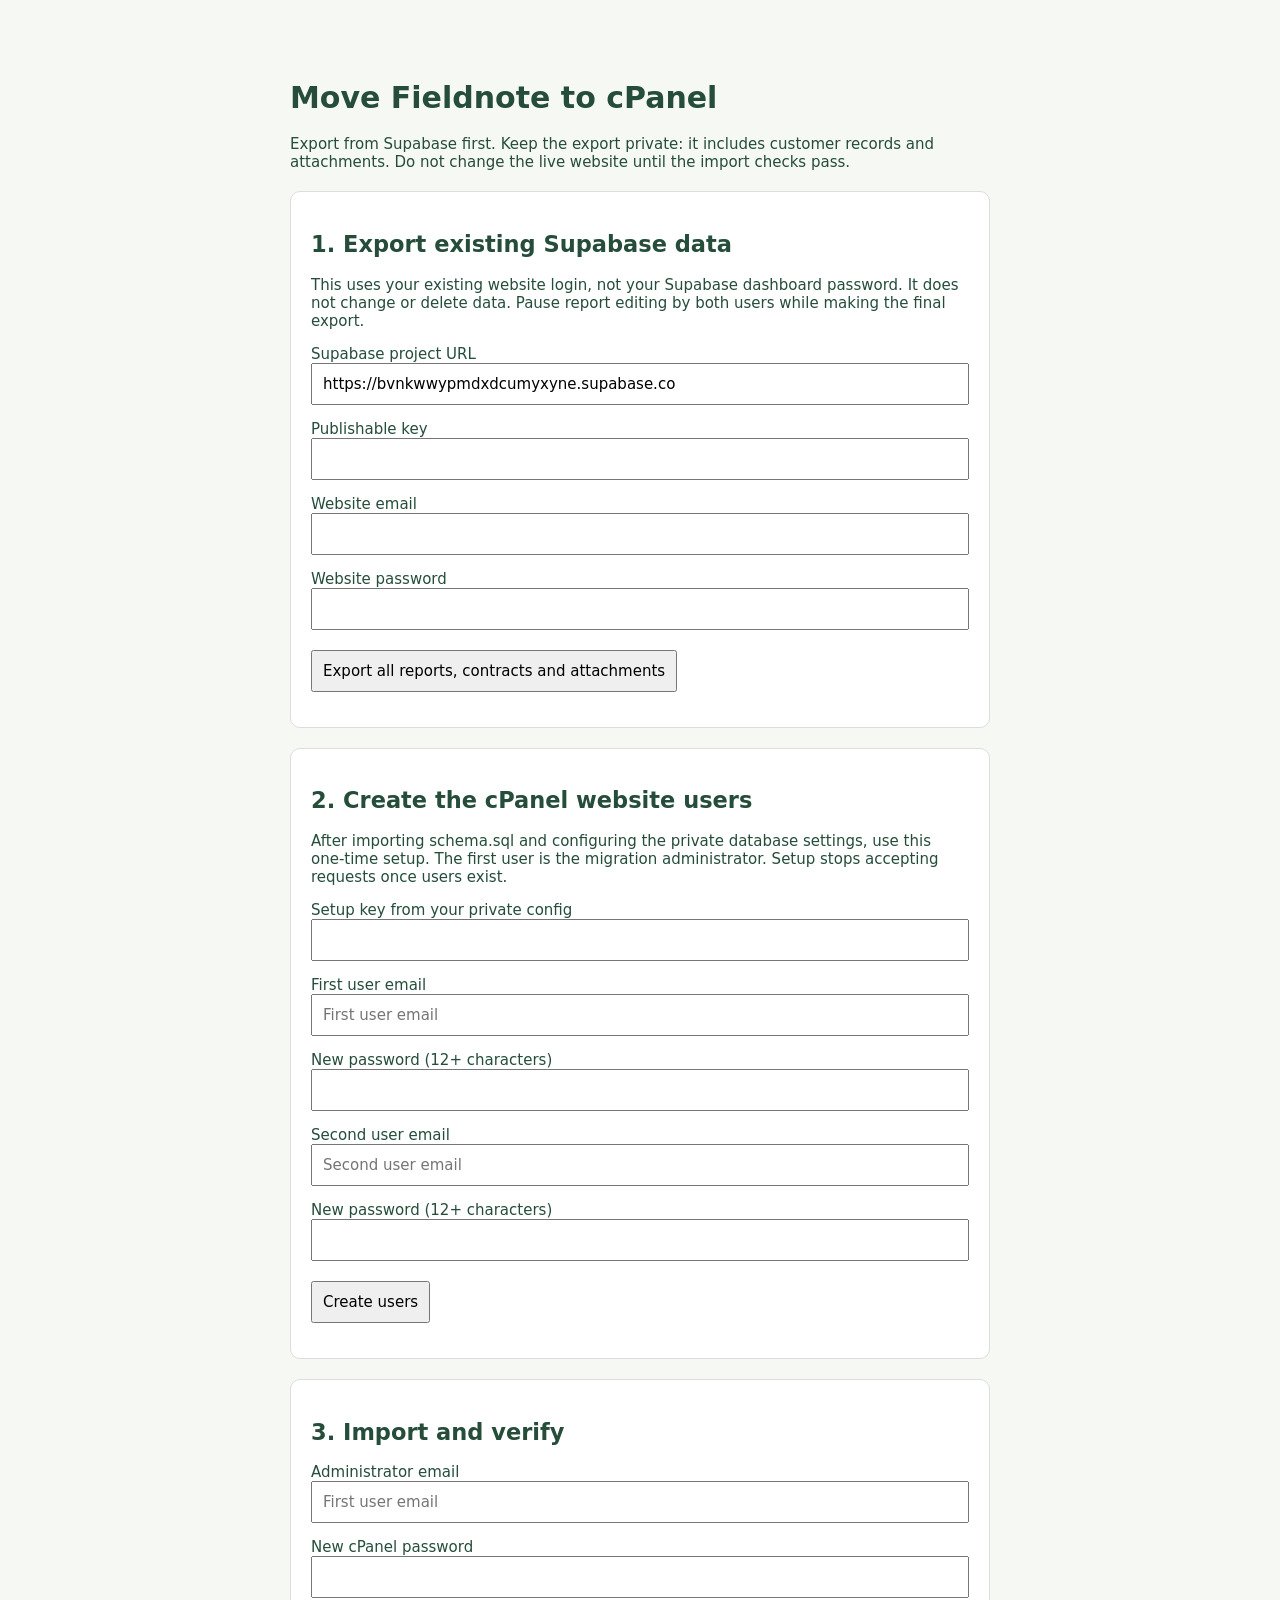
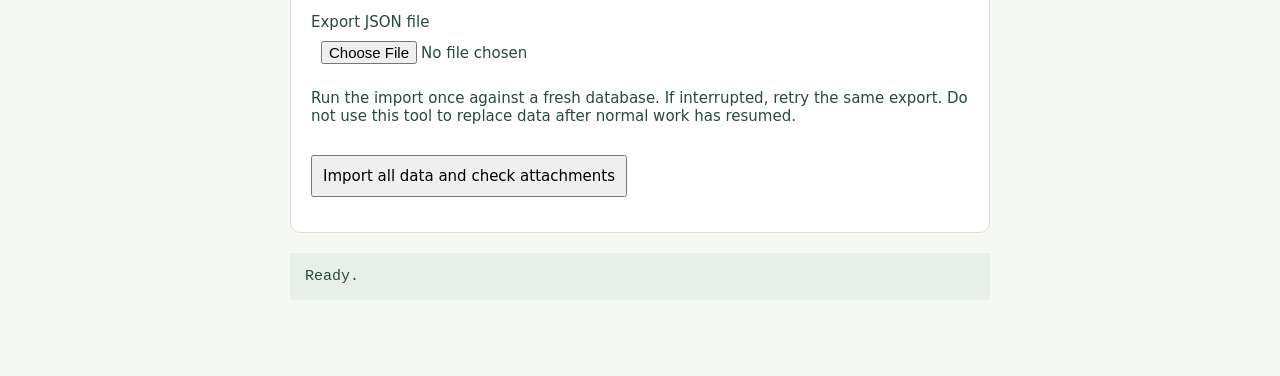
<file: cpanel/public/migration.html>
<!doctype html><html lang="en"><meta charset="utf-8"><meta name="viewport" content="width=device-width,initial-scale=1"><title>Fieldnote migration</title><style>body{font:15px system-ui;max-width:700px;margin:40px auto;padding:20px;background:#f6f8f4;color:#254d3a}label{display:block;margin:15px 0 5px}input,textarea,button{font:inherit;padding:10px;box-sizing:border-box;max-width:100%}input,textarea{width:100%}button{margin:15px 8px 15px 0}section{padding:20px;background:white;border:1px solid #ddd;border-radius:10px;margin:20px 0}pre{white-space:pre-wrap}#status{padding:15px;background:#e8efe8}</style>
<h1>Move Fieldnote to cPanel</h1><p>Export from Supabase first. Keep the export private: it includes customer records and attachments. Do not change the live website until the import checks pass.</p>
<section><h2>1. Export existing Supabase data</h2><p>This uses your existing website login, not your Supabase dashboard password. It does not change or delete data. Pause report editing by both users while making the final export.</p><label>Supabase project URL<input id="source-url" type="url" value="https://bvnkwwypmdxdcumyxyne.supabase.co"></label><label>Publishable key<input id="source-key"></label><label>Website email<input id="source-email" type="email" autocomplete="username"></label><label>Website password<input id="source-password" type="password" autocomplete="current-password"></label><button id="export">Export all reports, contracts and attachments</button><button id="download" hidden>Download completed export</button></section>
<section><h2>2. Create the cPanel website users</h2><p>After importing schema.sql and configuring the private database settings, use this one-time setup. The first user is the migration administrator. Setup stops accepting requests once users exist.</p><label>Setup key from your private config<input id="setup-key" type="password"></label><label>First user email<input id="email-1" type="email" placeholder="First user email"></label><label>New password (12+ characters)<input id="password-1" type="password" autocomplete="new-password"></label><label>Second user email<input id="email-2" type="email" placeholder="Second user email"></label><label>New password (12+ characters)<input id="password-2" type="password" autocomplete="new-password"></label><button id="setup">Create users</button></section>
<section><h2>3. Import and verify</h2><label>Administrator email<input id="admin-email" type="email" placeholder="First user email"></label><label>New cPanel password<input id="admin-password" type="password"></label><label>Export JSON file<input id="backup" type="file" accept=".json,application/json"></label><p>Run the import once against a fresh database. If interrupted, retry the same export. Do not use this tool to replace data after normal work has resumed.</p><button id="import">Import all data and check attachments</button></section>
<pre id="status" role="status">Ready.</pre><script src="migration.js"></script></html>
</file>
<file: cpanel/public/responsive.css>
/* Keep wide tables inside their own scroll area and long records inside cards. */
main, .search, .field, .grid > *, .heading > div, .panel-head > div,
.profile, .stat, .dialog-head > div { min-width: 0; }
.grid { grid-template-columns: repeat(2, minmax(0, 1fr)); }
.dialog { max-width: 100%; }
.detail, .equipment-text, .contract-card h3, .contract-meta,
#modal-title, #user-name { overflow-wrap: anywhere; }
.table-wrap { max-width: 100%; overflow-x: auto; -webkit-overflow-scrolling: touch; }
.table-wrap table { min-width: 680px; }
td { max-width: 260px; overflow-wrap: anywhere; }
.heading, .panel-head, .profile { gap: 12px; }
.panel-head { flex-wrap: wrap; }
.panel-head > div { flex: 1 1 220px; }
.foot, .actions { flex-wrap: wrap; gap: 10px; }

.customer-suggestion-field { position: relative; }
.customer-suggestion-list { position: absolute; top: 100%; left: 0; right: 0; z-index: 30; margin: 4px 0 0; padding: 4px; list-style: none; max-height: 240px; overflow-y: auto; background: #fff; border: 1px solid #b8cef7; border-radius: 8px; box-shadow: 0 8px 24px #10284c26; }
.customer-suggestion-list[hidden] { display: none; }
.customer-suggestion-list li { padding: 12px; min-height: 44px; display: flex; align-items: center; border-radius: 5px; color: var(--ink); cursor: pointer; overflow-wrap: anywhere; }
.customer-suggestion-list li:hover, .customer-suggestion-list li[aria-selected="true"] { background: #eaf2ff; color: var(--blue); }

@media (max-width: 1050px) {
  header { height: auto; min-height: 83px; padding-top: 14px; padding-bottom: 14px; flex-wrap: wrap; gap: 12px; }
  .stats { grid-template-columns: repeat(2, minmax(0, 1fr)); }
}

@media (max-width: 720px) {
  aside { display: grid; grid-template-columns: repeat(3, minmax(0, 1fr)); gap: 6px; padding: 14px 16px; }
  aside .brand { grid-column: 1 / -1; margin: 0 0 8px; }
  .nav { min-height: 48px; margin: 0; padding: 9px 6px; gap: 5px; font-size: 12px; justify-content: center; text-align: center; }
  .nav span { display: inline; }
  header { min-height: 54px; padding: 12px 16px; }
  header > span { flex-basis: 100%; }
  .profile { width: 100%; }
  #user-name { flex: 1; }
  .avatar { flex-shrink: 0; }
  .heading { flex-direction: column; gap: 16px; }
  .primary, .secondary, .customer-tabs button, .tools select { min-height: 44px; font-size: 14px; }
  .stat { padding: 16px; }
  .stat-top { gap: 6px; }
  .panel-head { padding: 16px; gap: 10px; }
  .panel-head > div { flex-basis: 100%; }
  .tools { gap: 8px; }
  .tools select { flex: 1 1 130px; max-width: 100%; }
  .field input, .field select, .field textarea, .search input, .tools select { font-size: 16px; min-height: 44px; }
  .auth-card > label { min-height: 44px; }
  .auth-card input[type="checkbox"] { width: 20px; height: 20px; flex-shrink: 0; }
  .grid { grid-template-columns: minmax(0, 1fr); }
  .modal { padding: 10px; }
  .dialog { max-height: calc(100vh - 20px); max-height: calc(100dvh - 20px); }
  .dialog-head, .form { padding: 16px; }
  .close { min-width: 44px; min-height: 44px; flex-shrink: 0; }
  .actions > button { flex: 1 1 130px; justify-content: center; }
  .customer-tabs { padding: 16px 16px 0; }
  .contract-list { padding: 16px; }
  .contract-card { padding: 14px; }
  .contract-actions > button { flex: 1 1 130px; justify-content: center; }
  .maintenance-summary { padding: 0 16px 16px; }
  .next-service { flex-wrap: wrap; padding: 12px; }
  .foot { padding: 16px; }
  .toast { bottom: 16px; left: 16px; right: 16px; overflow-wrap: anywhere; }
  #modal-body [data-open-visit], #modal-body [data-report] { flex-wrap: wrap; gap: 8px; text-align: left; }
  #modal-body [data-open-visit] > span, #modal-body [data-report] > span { overflow-wrap: anywhere; }
}

@media (max-width: 480px) {
  #new { width: 100%; justify-content: center; }
  .auth-screen { padding: 16px; }
  .auth-card { padding: 24px; }
}
</file>
